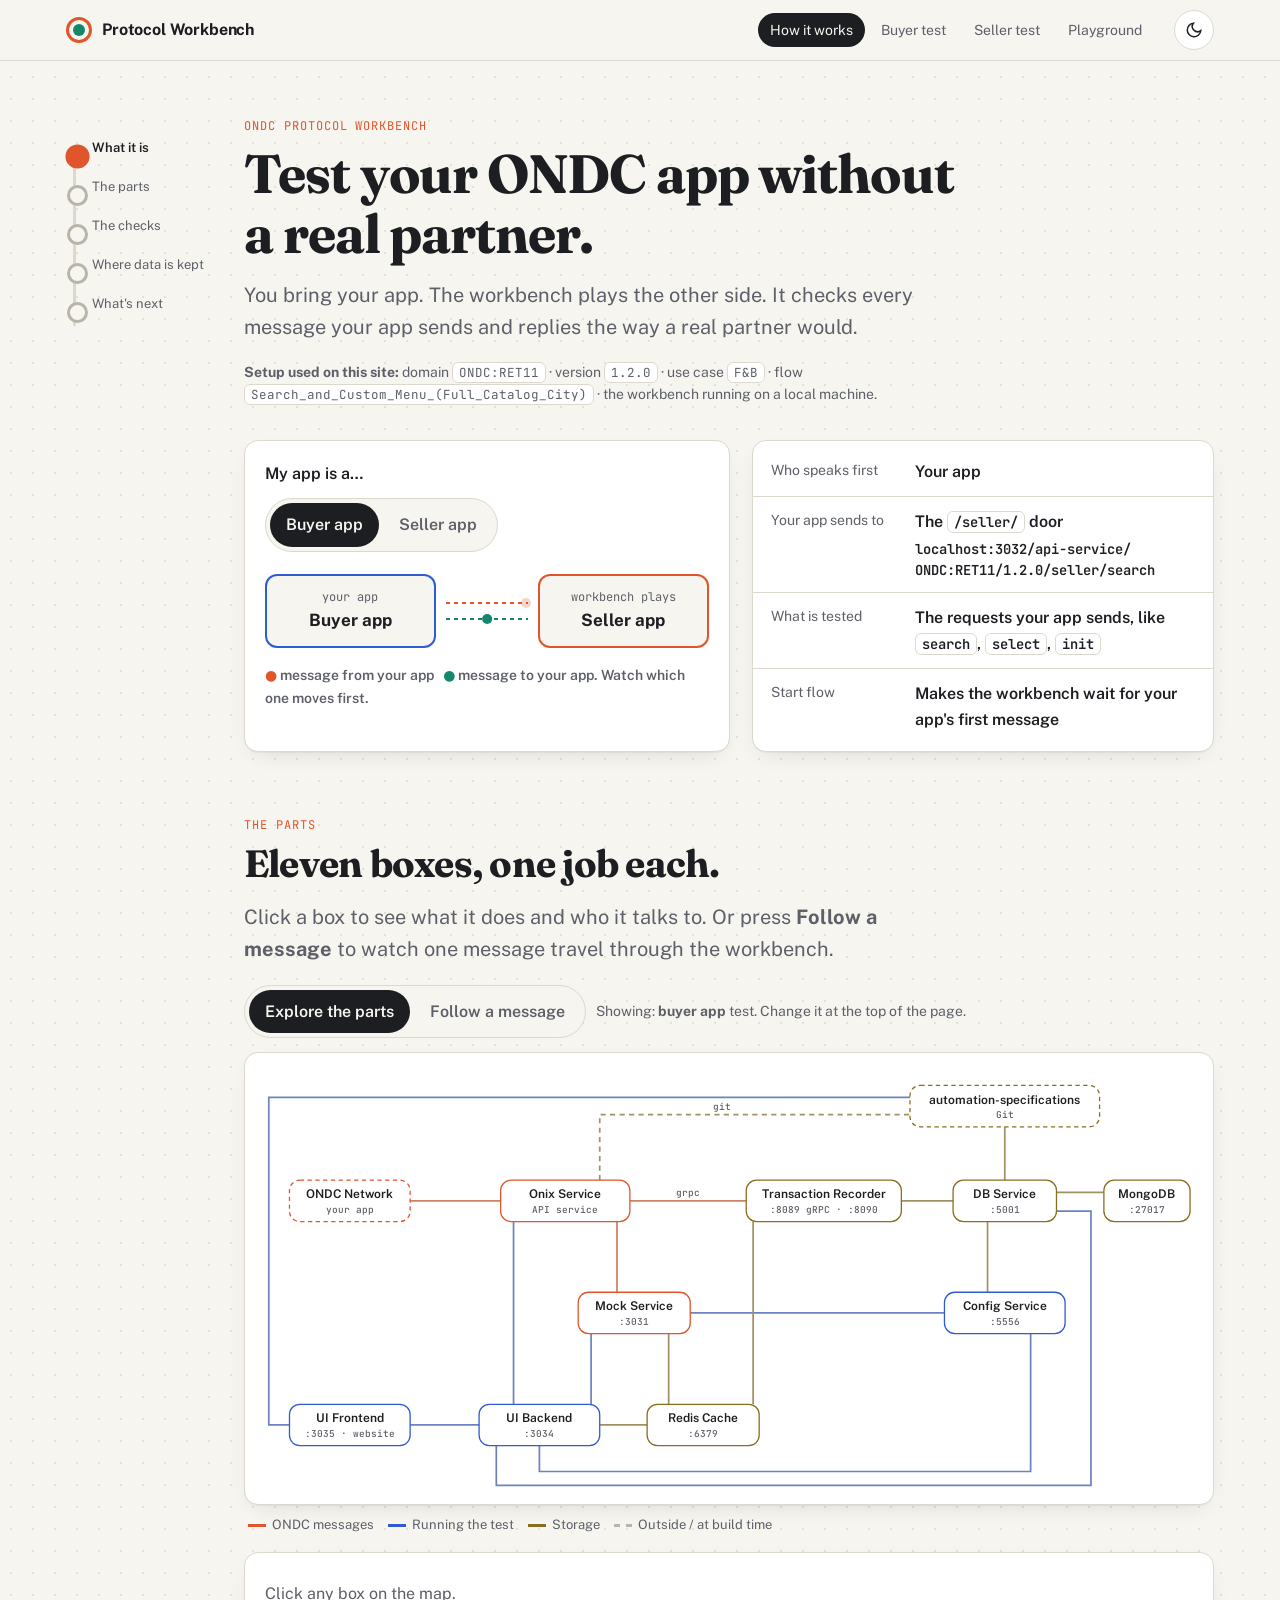
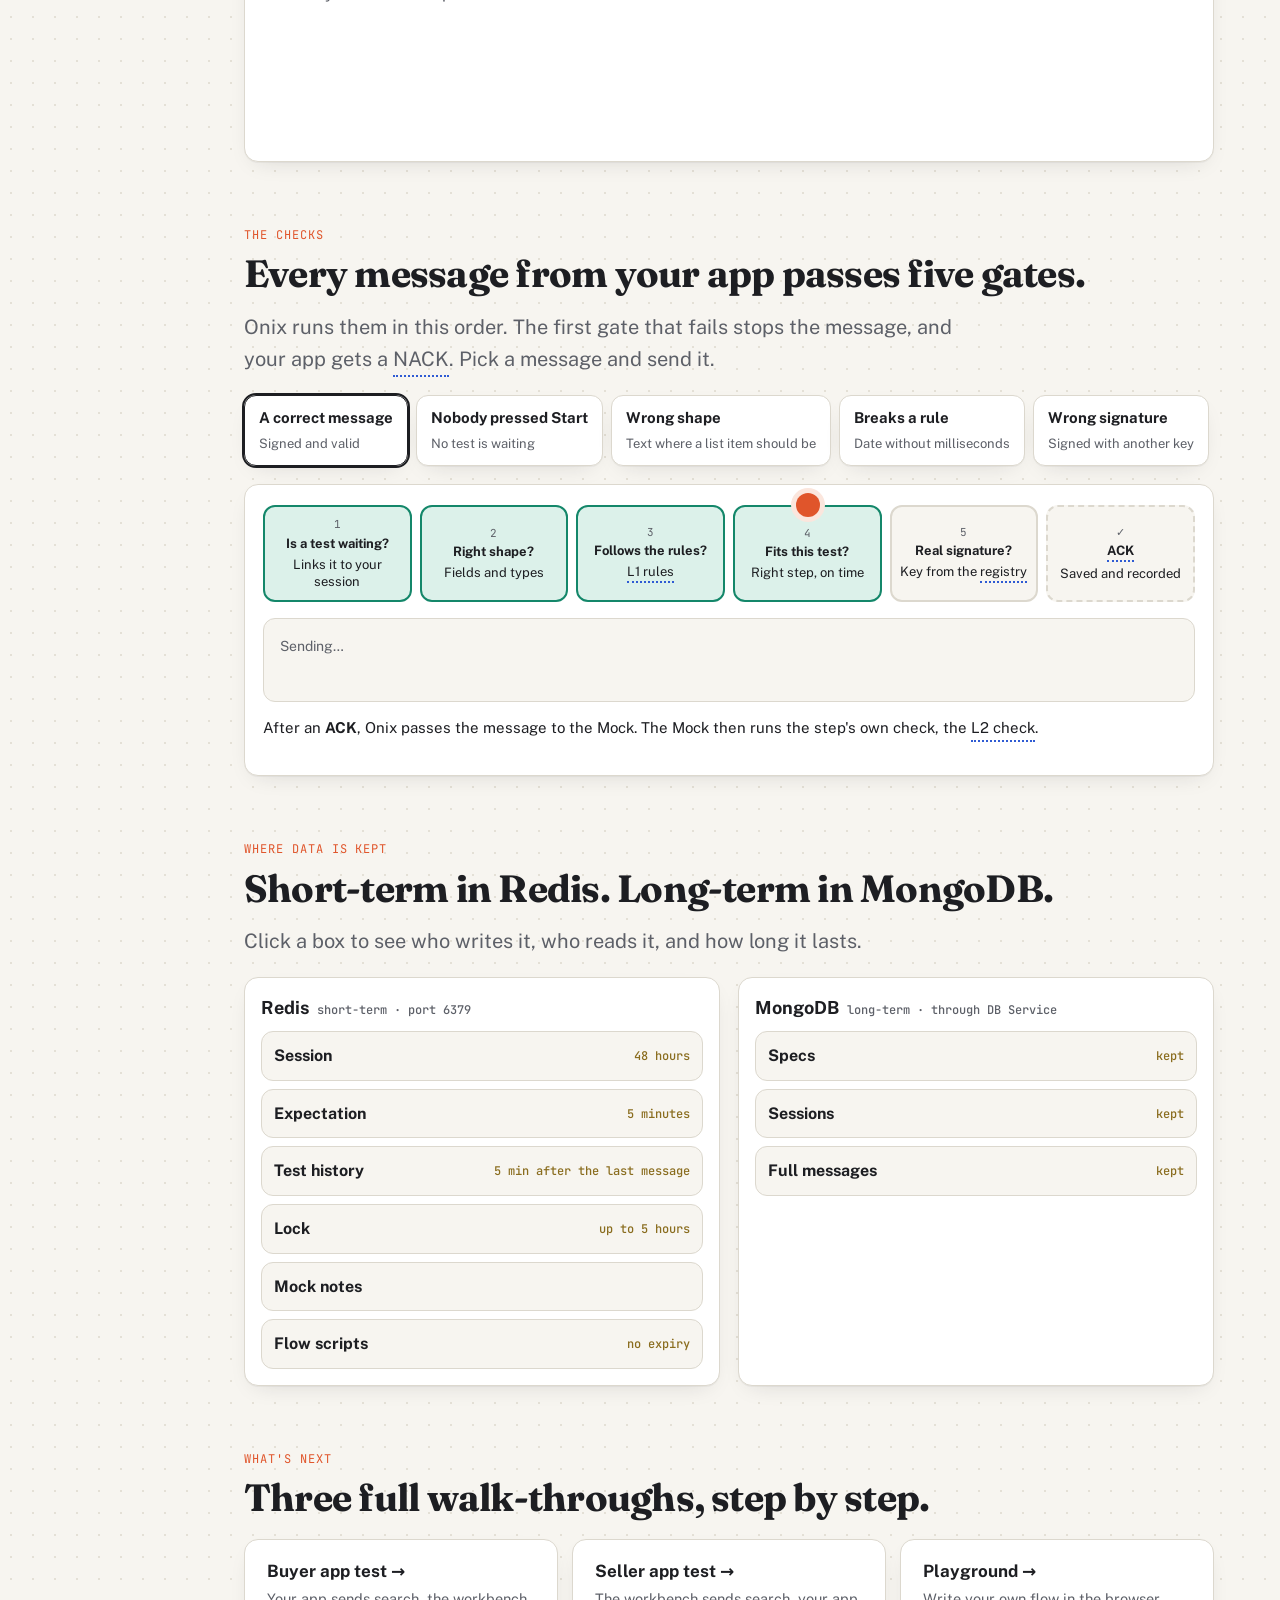
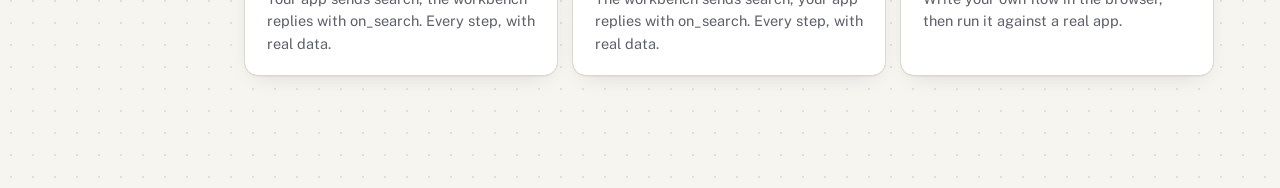
<file: index.html>
<!doctype html>
<html lang="en" data-theme="light">
<head>
<meta charset="utf-8">
<meta name="viewport" content="width=device-width, initial-scale=1">
<title>Workbench: How It Works</title>
<meta name="description" content="How the ONDC Protocol Workbench is built: the parts, how one message moves, the checks, and where data is kept.">
<link rel="preconnect" href="https://fonts.googleapis.com">
<link rel="preconnect" href="https://fonts.gstatic.com" crossorigin>
<link href="https://fonts.googleapis.com/css2?family=Fraunces:opsz,wght@9..144,500;9..144,700&family=Public+Sans:wght@400;500;600;700&family=JetBrains+Mono:wght@400;500&display=swap" rel="stylesheet">
<link rel="stylesheet" href="assets/guide.css">
</head>
<body>

<header class="top">
  <div class="top-in">
    <div class="brand"><i class="brand-mark" aria-hidden="true"></i><span>Protocol Workbench</span></div>
    <nav class="pages" aria-label="Guide pages">
      <a href="index.html" aria-current="page">How it works</a>
      <a href="buyer.html">Buyer test</a>
      <a href="seller.html">Seller test</a>
      <a href="playground.html">Playground</a>
    </nav>
    <button class="theme-btn" id="themeBtn" type="button" aria-label="Switch to dark mode"></button>
  </div>
</header>

<div class="wrap">
  <aside class="rail" aria-label="On this page">
    <ol id="rail">
      <span class="fill" id="railFill"></span>
      <li><a href="#start">What it is</a></li>
      <li><a href="#map">The parts</a></li>
      <li><a href="#checks">The checks</a></li>
      <li><a href="#memory">Where data is kept</a></li>
      <li><a href="#next">What's next</a></li>
    </ol>
  </aside>

  <main>
    <!-- 1. What it is -->
    <section id="start" class="hero">
      <p class="kicker">ONDC Protocol Workbench</p>
      <h1>Test your ONDC app without a real partner.</h1>
      <p class="lead">You bring your app. The workbench plays the other side. It checks every message your app sends and replies the way a real partner would.</p>
      <p class="setup"><b>Setup used on this site:</b> domain <code>ONDC:RET11</code> · version <code>1.2.0</code> · use case <code>F&amp;B</code> · flow <code>Search_and_Custom_Menu_(Full_Catalog_City)</code> · the workbench running on a local machine.</p>

      <div class="role rv">
        <div class="card ask">
          <p>My app is a…</p>
          <div class="seg" role="group" aria-label="Your app's role">
            <button type="button" data-role="bap" aria-pressed="true">Buyer app</button>
            <button type="button" data-role="bpp" aria-pressed="false">Seller app</button>
          </div>
          <div class="duo" aria-live="polite">
            <div class="actor you"><small>your app</small><strong id="youRole">Buyer app</strong></div>
            <div class="wire" aria-hidden="true">
              <svg viewBox="0 0 86 46">
                <line x1="2" y1="15" x2="84" y2="15" stroke="var(--req)" stroke-width="2" stroke-dasharray="4 4"/>
                <line x1="2" y1="31" x2="84" y2="31" stroke="var(--res)" stroke-width="2" stroke-dasharray="4 4"/>
                <circle id="wA" r="5" cy="15" cx="4" fill="var(--req)"/>
                <circle id="wB" r="5" cy="31" cx="82" fill="var(--res)"/>
              </svg>
            </div>
            <div class="actor wb"><small>workbench plays</small><strong id="wbRole">Seller app</strong></div>
          </div>
          <p class="note" style="margin:16px 0 0"><span style="color:var(--req)">●</span> message from your app &nbsp; <span style="color:var(--res)">●</span> message to your app. Watch which one moves first.</p>
        </div>
        <ul class="card facts" id="facts" aria-live="polite"></ul>
      </div>
    </section>

    <!-- 2. The parts -->
    <section id="map">
      <p class="kicker">The parts</p>
      <h2>Eleven boxes, one job each.</h2>
      <p class="lead">Click a box to see what it does and who it talks to. Or press <b>Follow a message</b> to watch one message travel through the workbench.</p>

      <div class="mode">
        <div class="seg" role="group" aria-label="Map mode">
          <button type="button" data-mode="explore" aria-pressed="true">Explore the parts</button>
          <button type="button" data-mode="play" aria-pressed="false">Follow a message</button>
        </div>
        <span class="note">Showing: <b id="modeRole">buyer app</b> test. Change it at the top of the page.</span>
      </div>

      <div class="mapgrid rv">
        <div id="playPanel" class="card player playbar" hidden>
          <span class="stepnum" id="sNum"></span>
          <div class="steptext" id="sText" aria-live="polite"></div>
          <div class="ctrls">
            <button class="btn" id="sBack" type="button">← Back</button>
            <button class="btn main" id="sNext" type="button">Next →</button>
            <button class="btn" id="sAuto" type="button">▶ Play all</button>
          </div>
          <div class="ticks" id="sTicks"></div>
        </div>
        <div>
          <div class="card mapbox">
            <svg id="mapSvg" viewBox="0 0 1100 500" role="img" aria-label="Map of the workbench parts and how they connect"></svg>
          </div>
          <p class="swipe">Swipe sideways to see the whole map.</p>
          <div class="legend">
            <span><i style="border-color:var(--req)"></i>ONDC messages</span>
            <span><i style="border-color:var(--ctl)"></i>Running the test</span>
            <span><i style="border-color:var(--store)"></i>Storage</span>
            <span><i style="border-color:var(--line-strong);border-top-style:dashed"></i>Outside / at build time</span>
          </div>
        </div>
        <div class="card panel" id="panel">
          <p class="empty" id="panelEmpty">Click any box on the map.</p>
          <div id="panelBody" hidden>
            <div>
              <span class="tag" id="pTag"></span>
              <h3 id="pName"></h3>
              <p id="pJob"></p>
            </div>
            <div class="side">
              <ul id="pMore"></ul>
              <p style="margin-bottom:0"><b>Talks to</b></p>
              <div class="chips" id="pTalks"></div>
            </div>
          </div>
        </div>
      </div>
    </section>

    <!-- 3. The checks -->
    <section id="checks">
      <p class="kicker">The checks</p>
      <h2>Every message from your app passes five gates.</h2>
      <p class="lead">Onix runs them in this order. The first gate that fails stops the message, and your app gets a <button class="term" data-t="nack">NACK</button>. Pick a message and send it.</p>

      <div class="pick" id="pick" role="group" aria-label="Choose a message to send">
        <button type="button" data-case="good" aria-pressed="true"><b>A correct message</b><small>Signed and valid</small></button>
        <button type="button" data-case="notest"><b>Nobody pressed Start</b><small>No test is waiting</small></button>
        <button type="button" data-case="shape"><b>Wrong shape</b><small>Text where a list item should be</small></button>
        <button type="button" data-case="rule"><b>Breaks a rule</b><small>Date without milliseconds</small></button>
        <button type="button" data-case="sign"><b>Wrong signature</b><small>Signed with another key</small></button>
      </div>

      <div class="card track rv">
        <div class="gates" id="gates">
          <span class="runner" id="runner" aria-hidden="true"></span>
          <div class="gate"><span class="n">1</span><b>Is a test waiting?</b><span>Links it to your session</span></div>
          <div class="gate"><span class="n">2</span><b>Right shape?</b><span>Fields and types</span></div>
          <div class="gate"><span class="n">3</span><b>Follows the rules?</b><span><button class="term" data-t="l1">L1 rules</button></span></div>
          <div class="gate"><span class="n">4</span><b>Fits this test?</b><span>Right step, on time</span></div>
          <div class="gate"><span class="n">5</span><b>Real signature?</b><span>Key from the <button class="term" data-t="registry">registry</button></span></div>
          <div class="gate ack"><span class="n">✓</span><b><button class="term" data-t="ack">ACK</button></b><span>Saved and recorded</span></div>
        </div>
        <div class="answer" id="answer" aria-live="polite"></div>
        <p class="after">After an <b>ACK</b>, Onix passes the message to the Mock. The Mock then runs the step's own check, the <button class="term" data-t="l2">L2 check</button>.</p>
      </div>
    </section>

    <!-- 4. Memory -->
    <section id="memory">
      <p class="kicker">Where data is kept</p>
      <h2>Short-term in Redis. Long-term in MongoDB.</h2>
      <p class="lead">Click a box to see who writes it, who reads it, and how long it lasts.</p>
      <div class="shelves rv" id="shelves">
        <div class="card shelf">
          <h3>Redis <span>short-term · port 6379</span></h3>
          <div id="redisList"></div>
        </div>
        <div class="card shelf">
          <h3>MongoDB <span>long-term · through DB Service</span></h3>
          <div id="mongoList"></div>
        </div>
      </div>
    </section>

    <!-- 5. Next -->
    <section id="next">
      <p class="kicker">What's next</p>
      <h2>Three full walk-throughs, step by step.</h2>
      <div class="next">
        <a class="card go" href="buyer.html"><b>Buyer app test →</b><small>Your app sends search, the workbench replies with on_search. Every step, with real data.</small></a>
        <a class="card go" href="seller.html"><b>Seller app test →</b><small>The workbench sends search, your app replies with on_search. Every step, with real data.</small></a>
        <a class="card go" href="playground.html"><b>Playground →</b><small>Write your own flow in the browser, then run it against a real app.</small></a>
      </div>
    </section>
  </main>
</div>

<script src="assets/common.js"></script>
<script>
(() => {
"use strict";
const { $, $$, store, reduced, N, mountMap } = WB;

/* ---------- role ---------- */
let role = store.get("wb-role") === "bpp" ? "bpp" : "bap";
const ROLE = {
  bap: {
    you: "Buyer app", wb: "Seller app",
    facts: [
      ["Who speaks first", "Your app"],
      ["Your app sends to", "The <code>/seller/</code> door<small class=\"mono\">localhost:3032/<wbr>api-service/<wbr>ONDC:RET11/<wbr>1.2.0/<wbr>seller/<wbr>search</small>"],
      ["What is tested", "The requests your app sends, like <code>search</code>, <code>select</code>, <code>init</code>"],
      ["Start flow", "Makes the workbench wait for your app's first message"]
    ]
  },
  bpp: {
    you: "Seller app", wb: "Buyer app",
    facts: [
      ["Who speaks first", "The workbench"],
      ["Your app sends to", "The <code>/buyer/</code> door<small class=\"mono\">localhost:3032/<wbr>api-service/<wbr>ONDC:RET11/<wbr>1.2.0/<wbr>buyer/<wbr>on_search</small>"],
      ["What is tested", "The replies your app sends, like <code>on_search</code>, <code>on_select</code>"],
      ["Start flow", "Makes the workbench send the first message to your app (after you fill any form it needs)"]
    ]
  }
};
function renderRole() {
  const R = ROLE[role];
  $("#youRole").innerHTML = '<span class="flip">' + R.you + "</span>";
  $("#wbRole").innerHTML = '<span class="flip">' + R.wb + "</span>";
  $("#facts").innerHTML = R.facts.map(f => '<li><span class="k">' + f[0] + '</span><span class="v flip">' + f[1] + "</span></li>").join("");
  $("#modeRole").textContent = role === "bap" ? "buyer app" : "seller app";
  $$('.seg [data-role]').forEach(b => b.setAttribute("aria-pressed", String(b.dataset.role === role)));
  wireStart();
  if (mode === "play") go(0);
}
$$('.seg [data-role]').forEach(b => b.addEventListener("click", () => { role = b.dataset.role; store.set("wb-role", role); renderRole(); }));

let wireRAF = 0;
function wireStart() {
  cancelAnimationFrame(wireRAF);
  const a = $("#wA"), b = $("#wB");
  if (reduced) { a.setAttribute("cx", 44); b.setAttribute("cx", 44); return; }
  const t0 = performance.now(), youFirst = role === "bap";
  (function tick(t) {
    const p = ((t - t0) / 2400) % 1, p1 = Math.min(1, p * 2), p2 = Math.max(0, p * 2 - 1);
    const first = youFirst ? p1 : p2, second = youFirst ? p2 : p1;
    a.setAttribute("cx", 4 + 78 * first); b.setAttribute("cx", 82 - 78 * second);
    a.style.opacity = first > 0 && first < 1 ? 1 : .25; b.style.opacity = second > 0 && second < 1 ? 1 : .25;
    wireRAF = requestAnimationFrame(tick);
  })(t0);
}

/* ---------- map: explore ---------- */
const map = mountMap($("#mapSvg"));
Object.entries(map.nodeEl).forEach(([id, g]) => {
  g.setAttribute("tabindex", "0"); g.setAttribute("role", "button"); g.setAttribute("aria-label", N[id].name);
});
let mode = "explore", selected = null;
function selectNode(id) {
  if (mode !== "explore") return;
  selected = id; map.clear();
  const n = N[id], linked = new Set([id]);
  Object.values(map.edgeEl).forEach(e => {
    if (e.dataset.a === id || e.dataset.b === id) { e.classList.add("hot", "flow"); linked.add(e.dataset.a); linked.add(e.dataset.b); }
    else e.classList.add("dim");
  });
  Object.keys(map.nodeEl).forEach(k => { if (!linked.has(k)) map.nodeEl[k].classList.add("dim"); });
  map.nodeEl[id].classList.add("sel");
  $("#panelEmpty").hidden = true; $("#panelBody").hidden = false;
  $("#pTag").textContent = n.port; $("#pName").textContent = n.name; $("#pJob").textContent = n.job;
  $("#pMore").innerHTML = n.more.map(m => "<li>" + m + "</li>").join(""); $("#pMore").hidden = !n.more.length;
  $("#pTalks").innerHTML = n.talks.map(t => '<button class="chip" type="button" data-go="' + t + '">' + N[t].name + "</button>").join("");
}
map.gN.addEventListener("click", e => { const g = e.target.closest(".node"); if (g) selectNode(g.dataset.id); });
map.gN.addEventListener("keydown", e => { const g = e.target.closest(".node"); if (g && (e.key === "Enter" || e.key === " ")) { e.preventDefault(); selectNode(g.dataset.id); } });
$("#pTalks").addEventListener("click", e => { const c = e.target.closest("[data-go]"); if (c) selectNode(c.dataset.go); });
map.gN.addEventListener("mouseover", e => {
  if (mode !== "explore" || selected) return;
  const g = e.target.closest(".node"); if (!g) return;
  Object.values(map.edgeEl).forEach(x => x.classList.toggle("hot", x.dataset.a === g.dataset.id || x.dataset.b === g.dataset.id));
});
map.gN.addEventListener("mouseleave", () => { if (mode === "explore" && !selected) Object.values(map.edgeEl).forEach(x => x.classList.remove("hot")); });

/* ---------- map: follow a message ---------- */
const STEPS = {
  bap: [
    { t: "Your app sends a signed <code>search</code> to the gateway.", m: [["net-onix"]] },
    { t: "The gateway reads the first part of the URL and passes the message to the Onix container for that domain and version.", m: [["@onix"]] },
    { t: "Onix finds the test this message belongs to, then checks it: shape, rules, fit, signature. It gets your app's public key from the registry.", m: [["@onix"]] },
    { t: "Onix answers your app straight away: <b>ACK</b> (accepted) or <b>NACK</b> (rejected).", m: [["net-onix", 1, 1]] },
    { t: "Onix tells the Recorder. The Recorder adds the message to the test's history in Redis.", m: [["onix-rec"], ["rec-redis"]] },
    { t: "Onix passes the message to the Mock. Your app does not wait for this.", m: [["onix-mock"]] },
    { t: "The Mock reads the history, sees that the next step is its own (<code>on_search</code>), and runs that step's script to build the reply.", m: [["mock-redis"]] },
    { t: "The Mock sends the reply through the gateway to Onix. Onix signs it and delivers it to your app. Your app answers ACK.", m: [["onix-mock", 1], ["net-onix", 1]] },
    { t: "The Recorder adds the reply to the history. The website asks for the status and shows both steps as done.", m: [["onix-rec"], ["rec-redis"], ["uib-mock"]] }
  ],
  bpp: [
    { t: "You press <b>Start flow</b>. The UI Backend asks the Mock to begin.", m: [["fe-uib"], ["uib-mock"]] },
    { t: "The Mock reads the history (empty). The first step, <code>search</code>, belongs to the buyer, and the workbench is the buyer. So the Mock builds it with the step's script.", m: [["mock-redis"]] },
    { t: "The Mock sends the <code>search</code> through the gateway to Onix.", m: [["onix-mock", 1]] },
    { t: "Onix links it to your test, checks its shape, signs it with the workbench key and delivers it to your app. Your app answers ACK.", m: [["net-onix", 1]] },
    { t: "The Recorder adds the <code>search</code> to the test's history.", m: [["onix-rec"], ["rec-redis"]] },
    { t: "Your app sends its signed reply, <code>on_search</code>, to the gateway.", m: [["net-onix"]] },
    { t: "Onix checks your reply: shape, rules, fit, signature. This is the real test of your app.", m: [["@onix"]] },
    { t: "Onix answers your app straight away: <b>ACK</b> or <b>NACK</b>. The Recorder adds the reply to the history.", m: [["net-onix", 1, 1], ["onix-rec"], ["rec-redis"]] },
    { t: "Onix passes the reply to the Mock, which runs the step's own check (L2). The website shows both steps as done.", m: [["onix-mock"], ["uib-mock"]] }
  ]
};
let step = 0, playing = false, autoTimer = 0;
function renderStep() {
  const list = STEPS[role], s = list[step];
  $("#sNum").textContent = "STEP " + (step + 1) + " OF " + list.length;
  $("#sText").innerHTML = s.t;
  $("#sBack").disabled = step === 0;
  $("#sNext").textContent = step === list.length - 1 ? "Start again ↺" : "Next →";
  $("#sTicks").innerHTML = list.map((_, i) => '<button type="button" class="' + (i === step ? "on" : i < step ? "seen" : "") + '" data-i="' + i + '" aria-label="Step ' + (i + 1) + '">' + (i + 1) + "</button>").join("");
  map.showMoves(s.m);
}
function go(i) { const n = STEPS[role].length; step = (i + n) % n; renderStep(); }
function stopAuto() { playing = false; clearInterval(autoTimer); $("#sAuto").textContent = "▶ Play all"; }
$("#sNext").addEventListener("click", () => { stopAuto(); go(step + 1); });
$("#sBack").addEventListener("click", () => { stopAuto(); go(step - 1); });
$("#sTicks").addEventListener("click", e => { const b = e.target.closest("[data-i]"); if (b) { stopAuto(); go(+b.dataset.i); } });
$("#sAuto").addEventListener("click", () => {
  if (playing) return stopAuto();
  playing = true; $("#sAuto").textContent = "❚❚ Pause"; go(0);
  autoTimer = setInterval(() => { if (step === STEPS[role].length - 1) return stopAuto(); go(step + 1); }, 4200);
});
addEventListener("keydown", e => {
  if (mode !== "play") return;
  const r = $("#map").getBoundingClientRect(); if (r.bottom < 0 || r.top > innerHeight) return;
  if (e.key === "ArrowRight") { stopAuto(); go(step + 1); }
  if (e.key === "ArrowLeft") { stopAuto(); go(step - 1); }
});
function setMode(m) {
  mode = m; stopAuto(); map.stop(); selected = null; map.clear();
  $$('.seg [data-mode]').forEach(b => b.setAttribute("aria-pressed", String(b.dataset.mode === m)));
  $("#panel").hidden = m !== "explore"; $("#playPanel").hidden = m !== "play";
  $("#panelEmpty").hidden = false; $("#panelBody").hidden = true;
  if (m === "play") go(0);
}
$$('.seg [data-mode]').forEach(b => b.addEventListener("click", () => setMode(b.dataset.mode)));

/* ---------- gates (real replies from the setup above) ---------- */
const CASES = {
  good:   { stop: 0, title: "ACK. Your app gets this reply in about 150 ms.", code: '{ "message": { "ack": { "status": "ACK" } } }', src: "The real reply to a correct search, shortened. The full reply also repeats the message's context." },
  notest: { stop: 1, title: "NACK at gate 1: no test was waiting for this message (HTTP 412).", code: "No active expectation found for transaction ID: 4b391683-c83b-44ab-ac65-4d385ddcd0f1 and Subscriber URL: http://host.docker.internal:4100 for as a seller_np", src: "The search was sent before anyone pressed Start flow. This gate matters only when your app sends the first message." },
  shape:  { stop: 2, title: "NACK at gate 2: a field has the wrong type.", code: "at '/message/catalog/bpp~1providers/0/categories/2': got string, want object", src: "An on_search where one list item was text instead of an object." },
  rule:   { stop: 3, title: "NACK at gate 3: rule TAGS_BAP_TERMS_EFFECTIVE_DATE failed.", code: "All elements of $.message.intent.tags[?(@.code=='bap_terms')].list[?(@.code=='effective_date')].value must follow every regex in [\"^\\d{4}-\\d{2}-\\d{2}T\\d{2}:\\d{2}:\\d{2}\\.\\d{3}Z$\"]", src: "The search had effective_date \"2025-02-01T00:00:00Z\", with no milliseconds." },
  sign:   { stop: 5, title: "NACK at gate 5: the signature does not match the key in the registry (HTTP 401).", code: "Signature Validation Error: failed to validate Authorization: sign validation failed: signature verification failed", src: "The search was signed with a key the registry does not have." }
};
const gates = $$(".gate", $("#gates")), runner = $("#runner");
let gateToken = 0, gateAt = 0;
function placeRunner(i) { gateAt = i; const g = gates[i]; runner.style.left = (g.offsetLeft + g.offsetWidth / 2 - 12) + "px"; }
function runCase(key) {
  const c = CASES[key], token = ++gateToken;
  $$("#pick button").forEach(b => b.setAttribute("aria-pressed", String(b.dataset.case === key)));
  gates.forEach(g => g.classList.remove("pass", "fail"));
  runner.className = "runner"; placeRunner(0);
  $("#answer").innerHTML = '<span class="note">Sending…</span>';
  const failAt = c.stop === 0 ? -1 : c.stop - 1;
  let i = 0;
  const next = () => {
    if (token !== gateToken) return;
    placeRunner(i);
    if (i === failAt) { gates[i].classList.add("fail"); runner.classList.add("bad"); return done(); }
    gates[i].classList.add("pass");
    if (i === gates.length - 1) { runner.classList.add("ok"); return done(); }
    i++; setTimeout(next, reduced ? 0 : 420);
  };
  const done = () => {
    $("#answer").innerHTML = '<div class="ttl">' + c.title + "</div><pre>" + WB.esc(c.code) + '</pre><div class="src">' + c.src + "</div>";
  };
  setTimeout(next, reduced ? 0 : 150);
}
$("#pick").addEventListener("click", e => { const b = e.target.closest("[data-case]"); if (b) runCase(b.dataset.case); });
addEventListener("resize", () => placeRunner(gateAt));

/* ---------- storage ---------- */
const REDIS = [
  { n: "Session", life: "48 hours", who: "Written by the UI Backend when you create a test. Read by every part: your app's URL, its role, the domain, and the step lists." },
  { n: "Expectation", life: "5 minutes", who: "Written by the Mock when you press Start flow and your app goes first. Onix uses it once to link your app's first message to your test, then deletes it." },
  { n: "Test history", life: "5 min after the last message", who: "Onix creates it. The Recorder adds every message to it. The Mock reads it to find the next step. If nothing happens for 5 minutes, it is deleted and the flow must be started again." },
  { n: "Lock", life: "up to 5 hours", who: "The Mock sets it to WORKING before it sends a message. The Recorder sets it back to AVAILABLE once the message is sent. It stops the same step from being sent twice." },
  { n: "Mock notes", life: "", who: "Values the Mock copies from earlier messages because later steps need them, for example the city from the search." },
  { n: "Flow scripts", life: "no expiry", who: "A copy of each flow's scripts, taken from Config Service the first time the Mock needs them. It is kept until someone clears it." }
];
const MONGO = [
  { n: "Specs", life: "kept", who: "Pushed to DB Service when a domain is built from the spec repo. Config Service reads them." },
  { n: "Sessions", life: "kept", who: "A copy of each test session, sent by the UI Backend." },
  { n: "Full messages", life: "kept", who: "Every message in full, saved by the Recorder through DB Service." }
];
const boxes = list => list.map(b => '<button type="button" class="box" aria-expanded="false"><span class="row"><b>' + b.n + "</b>" +
  (b.life ? '<span class="life">' + b.life + "</span>" : "") + '</span><span class="more">' + b.who + "</span></button>").join("");
$("#redisList").innerHTML = boxes(REDIS);
$("#mongoList").innerHTML = boxes(MONGO);
$("#shelves").addEventListener("click", e => {
  const b = e.target.closest(".box"); if (b) b.setAttribute("aria-expanded", String(b.getAttribute("aria-expanded") !== "true"));
});

renderRole();
requestAnimationFrame(() => runCase("good"));
})();
</script>
</body>
</html>
</file>
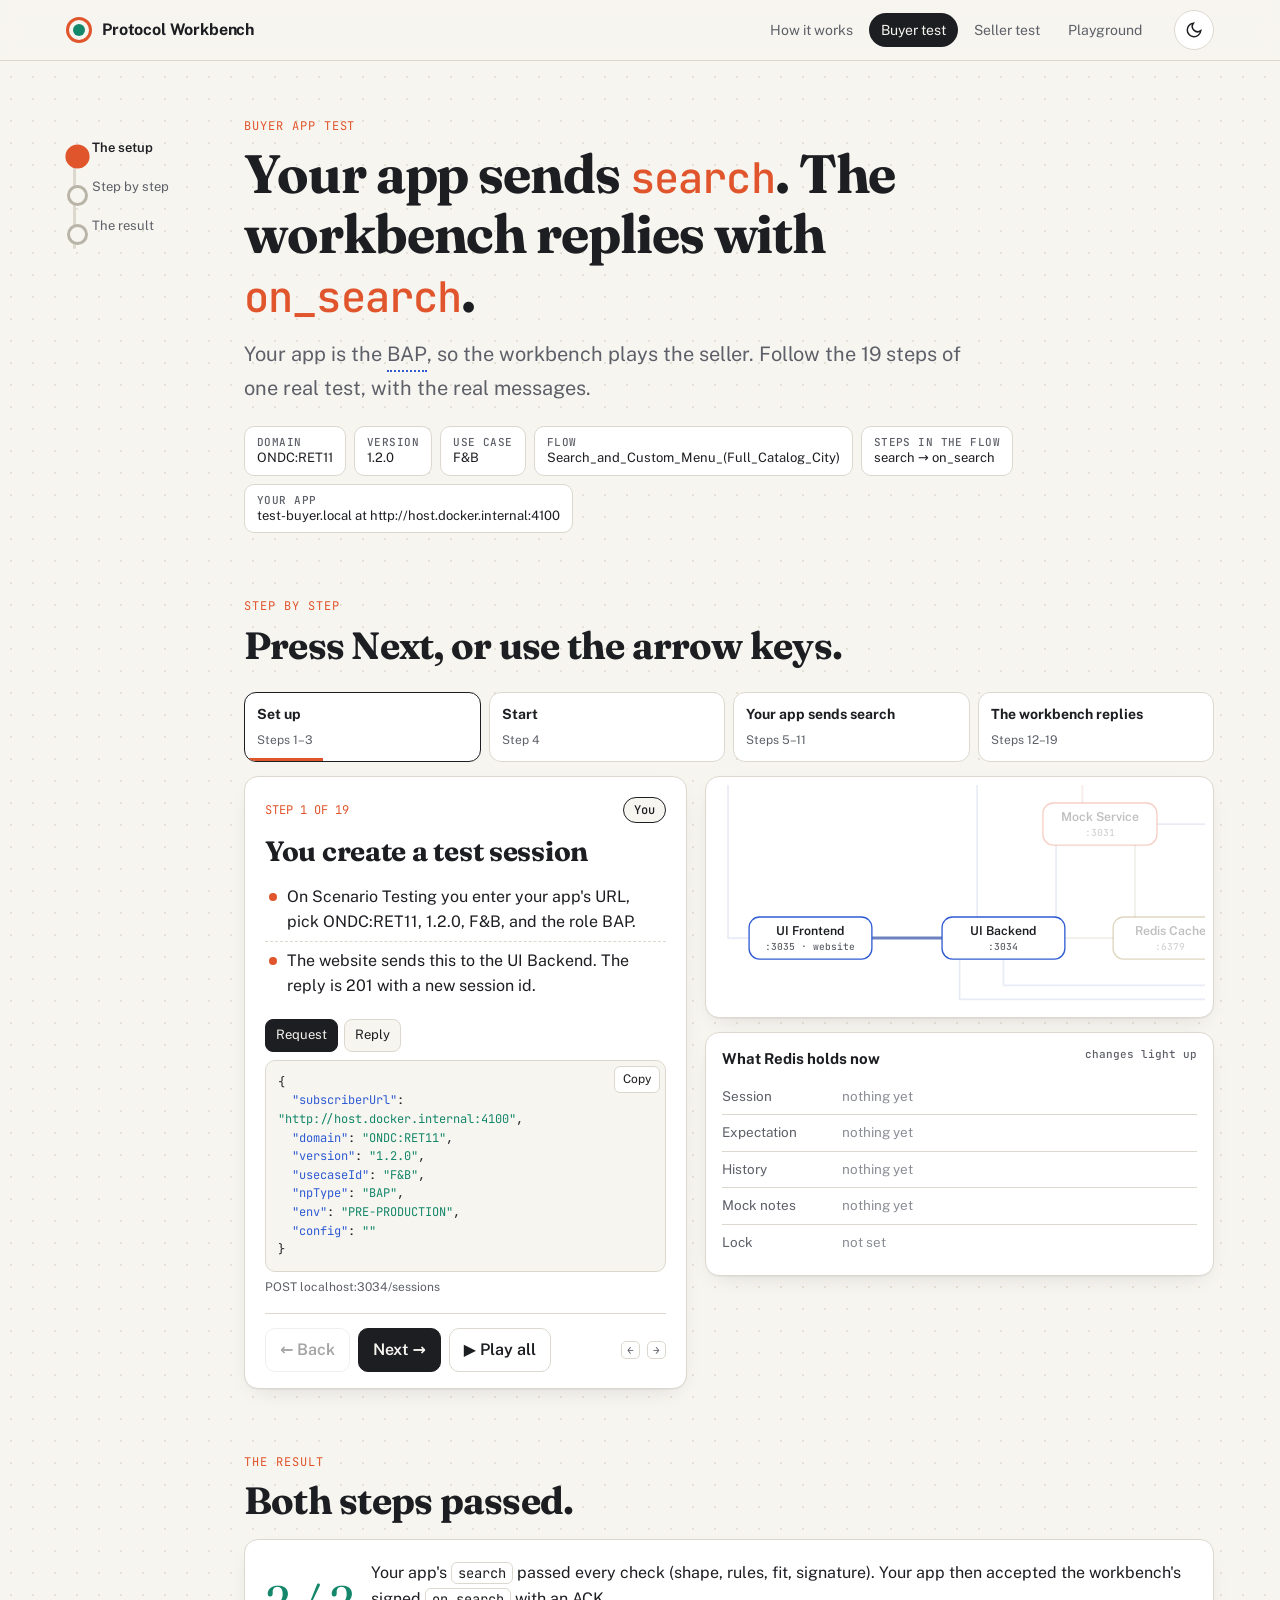
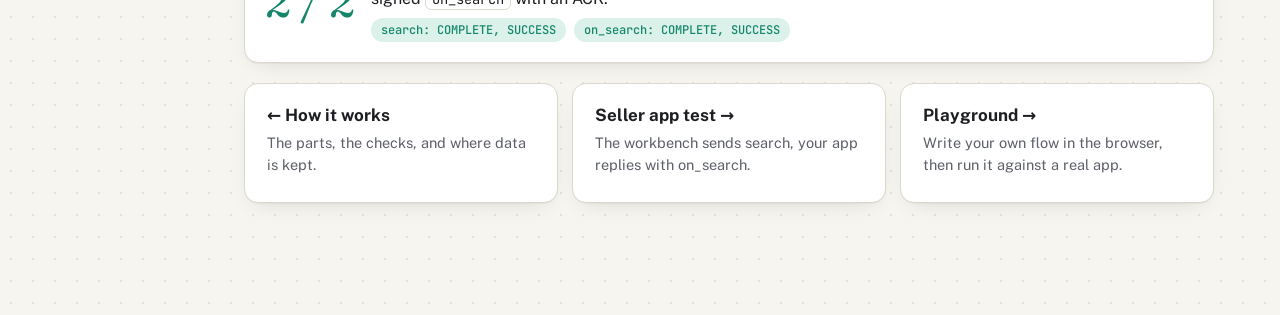
<file: buyer.html>
<!doctype html>
<html lang="en" data-theme="light">
<head>
<meta charset="utf-8">
<meta name="viewport" content="width=device-width, initial-scale=1">
<title>Workbench: Buyer App Test</title>
<meta name="description" content="A buyer app test on the ONDC Protocol Workbench, step by step, with the real messages.">
<link rel="preconnect" href="https://fonts.googleapis.com">
<link rel="preconnect" href="https://fonts.gstatic.com" crossorigin>
<link href="https://fonts.googleapis.com/css2?family=Fraunces:opsz,wght@9..144,500;9..144,700&family=Public+Sans:wght@400;500;600;700&family=JetBrains+Mono:wght@400;500&display=swap" rel="stylesheet">
<link rel="stylesheet" href="assets/guide.css">
</head>
<body>

<header class="top">
  <div class="top-in">
    <div class="brand"><i class="brand-mark" aria-hidden="true"></i><span>Protocol Workbench</span></div>
    <nav class="pages" aria-label="Guide pages">
      <a href="index.html">How it works</a>
      <a href="buyer.html" aria-current="page">Buyer test</a>
      <a href="seller.html">Seller test</a>
      <a href="playground.html">Playground</a>
    </nav>
    <button class="theme-btn" id="themeBtn" type="button" aria-label="Switch to dark mode"></button>
  </div>
</header>

<div class="wrap">
  <aside class="rail" aria-label="On this page">
    <ol id="rail">
      <span class="fill" id="railFill"></span>
      <li><a href="#top">The setup</a></li>
      <li><a href="#walk">Step by step</a></li>
      <li><a href="#result">The result</a></li>
    </ol>
  </aside>

  <main>
    <section id="top" class="hero">
      <p class="kicker">Buyer app test</p>
      <h1>Your app sends <span class="hl">search</span>. The workbench replies with <span class="hl">on_search</span>.</h1>
      <p class="lead">Your app is the <button class="term" data-t="bap">BAP</button>, so the workbench plays the seller. Follow the 19 steps of one real test, with the real messages.</p>
      <div class="setgrid rv">
        <span><b>Domain</b>ONDC:RET11</span>
        <span><b>Version</b>1.2.0</span>
        <span><b>Use case</b>F&amp;B</span>
        <span><b>Flow</b>Search_and_Custom_Menu_(Full_Catalog_City)</span>
        <span><b>Steps in the flow</b>search → on_search</span>
        <span><b>Your app</b>test-buyer.local at http://host.docker.internal:4100</span>
      </div>
    </section>

    <section id="walk">
      <p class="kicker">Step by step</p>
      <h2>Press Next, or use the arrow keys.</h2>
      <div class="phases" id="phases"></div>

      <div class="walk">
        <article class="card scard" id="scard" aria-live="polite">
          <div class="shead"><span class="stepnum" id="sNum"></span><span class="who" id="sWho"></span></div>
          <div id="sBody"></div>
          <div class="data" id="sData"></div>
          <div class="ctrlbar">
            <button class="btn" id="sBack" type="button">← Back</button>
            <button class="btn main" id="sNext" type="button">Next →</button>
            <button class="btn" id="sAuto" type="button">▶ Play all</button>
            <span class="count"><span class="kbd">←</span> <span class="kbd">→</span></span>
          </div>
        </article>

        <div class="side-col">
          <div class="card mini">
            <svg id="mapSvg" viewBox="0 0 1100 500" role="img" aria-label="Workbench map with the parts used in this step"></svg>
          </div>
          <div class="card mem">
            <h4>What Redis holds now <span>changes light up</span></h4>
            <div id="mem"></div>
          </div>
        </div>
      </div>
    </section>

    <section id="result">
      <p class="kicker">The result</p>
      <h2>Both steps passed.</h2>
      <div class="card done-card rv">
        <div class="big">2 / 2</div>
        <div>
          <p style="margin:0">Your app's <code>search</code> passed every check (shape, rules, fit, signature). Your app then accepted the workbench's signed <code>on_search</code> with an ACK.</p>
          <div class="statusrow" id="statusRow"></div>
        </div>
      </div>
      <div class="next">
        <a class="card go" href="index.html"><b>← How it works</b><small>The parts, the checks, and where data is kept.</small></a>
        <a class="card go" href="seller.html"><b>Seller app test →</b><small>The workbench sends search, your app replies with on_search.</small></a>
        <a class="card go" href="playground.html"><b>Playground →</b><small>Write your own flow in the browser, then run it against a real app.</small></a>
      </div>
    </section>
  </main>
</div>

<script src="assets/common.js"></script>
<script src="assets/buyer-data.js"></script>
<script>
(() => {
"use strict";
const B = window.BUYER;
const T = (k, w) => '<button class="term" data-t="' + k + '">' + w + "</button>";

const PHASES = [
  { name: "Set up", from: 0, to: 2 },
  { name: "Start", from: 3, to: 3 },
  { name: "Your app sends search", from: 4, to: 10 },
  { name: "The workbench replies", from: 11, to: 18 }
];

// m = map moves [edge, reverse?, answer colour?]; mem = what changes in Redis; d = data tabs
const STEPS = [
  { who: "you", title: "You create a test session",
    lines: ["On Scenario Testing you enter your app's URL, pick ONDC:RET11, 1.2.0, F&amp;B, and the role BAP.",
            "The website sends this to the UI Backend. The reply is 201 with a new session id."],
    m: [["fe-uib"]],
    d: [["Request", B.sessionReq, "POST localhost:3034/sessions"], ["Reply", B.sessionResp, "HTTP 201"]] },
  { who: "wb", title: "The UI Backend gets the step lists",
    lines: ["Config Service reads the RET11 1.2.0 spec from DB Service.",
            "10 flows come back. This test uses one of them. It has 2 steps: <code>search</code> (owner BAP) and <code>on_search</code> (owner BPP)."],
    m: [["uib-cfg"], ["cfg-db"]],
    d: [["The flow used", B.flow, "Each step has an owner. The owner sends that step."]] },
  { who: "wb", title: "The UI Backend saves the session",
    lines: ["The session is saved in Redis for 48 hours, with a copy in DB Service.",
            "Every part can now read your role, your app's URL and the step lists."],
    m: [["uib-redis"], ["uib-db"]], mem: { session: "BAP · http://host.docker.internal:4100 · 10 flows" },
    d: [["Session", B.session, "Trimmed: the real session holds the step lists of all 10 flows."]] },
  { who: "you", title: "You press Start flow. The Mock waits for your app",
    lines: ["The UI Backend asks the Mock to start the flow.",
            "The Mock reads the " + T("history", "history") + ": empty. The first step, <code>search</code>, belongs to the BAP. That is your app, so the Mock sends nothing.",
            "It writes an " + T("expectation", "expectation") + ": the next <code>search</code> from your app's URL belongs to this test. It is valid for 5 minutes."],
    m: [["fe-uib"], ["uib-mock"], ["mock-redis"]],
    mem: { exp: "waiting for search · expires in 5 min" },
    d: [["Request", B.startReq, "The website also sends a transaction id. It is not used, because your app brings its own."], ["Reply", B.startResp], ["Expectation", B.expectation, "Saved in Redis under your app's URL."]] },
  { who: "app", title: "Your app sends a signed search",
    lines: ["It posts to <code>localhost:3032/api-service/ONDC:RET11/1.2.0/seller/search</code>. This is the seller door, because to your app the workbench is the seller.",
            "Your app made a new " + T("txn", "transaction id") + " (<code>6ca121c1…</code>) and " + T("msgid", "message id") + " (<code>37301506…</code>).",
            "The gateway passes it to the RET11 1.2.0 Onix container."],
    m: [["net-onix"]],
    d: [["Message", B.searchBody], ["Headers", B.searchHeaders, "The Authorization header holds your app's " + "signature."]] },
  { who: "wb", title: "Onix links the message to your test",
    lines: ["The transaction id is new, so Onix looks for an expectation for your app's URL.",
            "It finds one, takes its session and flow, and deletes it.",
            "It adds the transaction to your session and creates an empty history."],
    m: [["@onix"]],
    mem: { exp: "used, then deleted", session: "BAP · http://host.docker.internal:4100 · 10 flows · + transaction 6ca121c1…", hist: "created, empty" },
    d: [["Expectation found", B.expectation, "Onix uses it once, then deletes it."]] },
  { who: "wb", title: "Onix checks the message",
    lines: ["Shape: the right fields and types. Passed.",
            "Rules: the " + T("l1", "L1 rules") + " for RET11 1.2.0. Passed.",
            "Fit: the right step for this test. Passed.",
            "Signature: Onix gets your app's public key from the " + T("registry", "registry") + " and checks the " + T("signature", "signature") + ". Passed."],
    m: [["@onix"]],
    d: [["Registry lookup", B.lookupReq, "POST /v2.0/lookup. A local stand-in registry answered in this run."], ["Registry reply", B.lookupResp]] },
  { who: "wb", title: "Your app gets an ACK",
    lines: ["About 150 ms after sending.",
            T("ack", "ACK") + " only means: received and valid. The real answer comes later, as a separate message to your app."],
    m: [["net-onix", 1, 1]],
    d: [["ACK", B.searchAck, "The reply to your app's search."]] },
  { who: "wb", title: "The Recorder writes it down",
    lines: ["Onix sends the message to the Recorder.",
            "The Recorder adds <code>search</code> to the history. The full message is saved in DB Service."],
    m: [["onix-rec"], ["rec-redis"], ["rec-db"]],
    mem: { hist: "1 message: search (ACK)" },
    d: [["History", B.histSearch, "Trimmed: only ids and the ACK. Full messages live in DB Service."]] },
  { who: "wb", title: "Onix hands the search to the Mock",
    lines: ["In the background, Onix posts the search to the Mock: <code>/mock/ONDC:RET11/1.2.0/manual/search</code>.",
            "Your app already has its ACK and does not wait for this."],
    m: [["onix-mock"]] },
  { who: "wb", title: "The Mock checks the search and takes notes",
    lines: ["It replays the history: <code>search</code> is done.",
            "It runs the search step's <code>validate()</code> script, the " + T("l2", "L2 check") + ": valid.",
            "It copies values that later steps need into its " + T("notes", "notes") + ", like city <code>std:080</code>."],
    m: [["mock-redis"]],
    mem: { notes: "city std:080 · bapId · bapUri · message id" },
    d: [["Mock notes", B.notesSearch]] },
  { who: "wb", title: "The Mock needs one value from you",
    lines: ["The next step, <code>on_search</code>, belongs to the seller: the workbench.",
            "Its script needs <code>area_code</code>, which a person must type. So nothing is sent yet.",
            "The flow status becomes INPUT-REQUIRED."],
    m: [["onix-mock", 1, 1]],
    d: [["Mock's answer", B.needsInput, "This answer goes back to Onix, which only logs it."]] },
  { who: "wb", title: "The website shows a form",
    lines: ["The website asks for the status every few seconds (UI Backend → Mock).",
            "The Mock replays the history and reports <code>on_search</code> as INPUT-REQUIRED.",
            "A form with one field opens: <code>area_code</code>."],
    m: [["fe-uib"], ["uib-mock"]],
    d: [["Status", B.statusInput]] },
  { who: "you", title: "You submit area_code = 144203",
    lines: ["The UI Backend passes it to the Mock (<code>/flows/proceed</code>).",
            "The Mock sets the " + T("lock", "lock") + " to WORKING, so this step cannot be sent twice.",
            "It queues a job to build the message and answers at once."],
    m: [["fe-uib"], ["uib-mock"], ["mock-redis"]],
    mem: { lock: "W" },
    d: [["Request", B.proceedReq, "POST localhost:3034/flow/proceed"], ["Reply", B.proceedResp]] },
  { who: "wb", title: "The Mock builds on_search",
    lines: ["The on_search script starts from a sample catalog.",
            "It fills in values from your search and your input: city <code>std:080</code>, the same message id, and area code <code>144203</code>.",
            "The Mock saves its own id and URL into its notes."],
    m: [["mock-redis"]],
    mem: { notes: "city std:080 · bapId · bapUri · message id · + bppId api-service:80 · bppUri" },
    d: [["on_search", B.onSearch, "Trimmed: 1 store and 2 of its 29 items."], ["Mock notes", B.notesOnSearch]] },
  { who: "wb", title: "The Mock sends it through Onix",
    lines: ["The Mock posts it to the gateway's <code>/mock/</code> door, with your app's URL, the flow id and the session id.",
            "Onix checks its shape and signs it with the workbench key."],
    m: [["onix-mock", 1]],
    d: [["Workbench signature", B.onSearchAuth, "The Authorization header Onix added. keyId starts with api-service:80."]] },
  { who: "app", title: "Your app receives on_search and answers ACK",
    lines: ["Onix delivers it to <code>http://host.docker.internal:4100/on_search</code> and waits for your app's answer.",
            "Your app checks the workbench's signature: valid. " + B.onSearchItems + " items arrived.",
            "Your app answers ACK."],
    m: [["net-onix", 1], ["net-onix", 0, 1]],
    d: [["Your app's ACK", B.onSearchAck]] },
  { who: "wb", title: "The Recorder writes it down and frees the lock",
    lines: ["<code>on_search</code> is added to the history.",
            "The lock goes back to AVAILABLE, 75 ms after it was set.",
            "The full message is saved in DB Service."],
    m: [["onix-rec"], ["rec-redis"], ["rec-db"]],
    mem: { hist: "2 messages: search (ACK) · on_search (ACK)", lock: "A" },
    d: [["History", B.histOnSearch, "Trimmed: only ids and the ACKs."], ["Lock", { status: "AVAILABLE" }]] },
  { who: "wb", title: "The website shows 100%",
    lines: ["The next status check finds both steps in the history, in the right order.",
            "<code>search</code>: COMPLETE, SUCCESS. <code>on_search</code>: COMPLETE, SUCCESS."],
    m: [["fe-uib"], ["uib-mock"]],
    d: [["Status", B.statusDone]] }
];

window.WALK = { phases: PHASES, steps: STEPS, done: B.statusDone };
})();
</script>
<script src="assets/walk.js"></script>
</body>
</html>
</file>
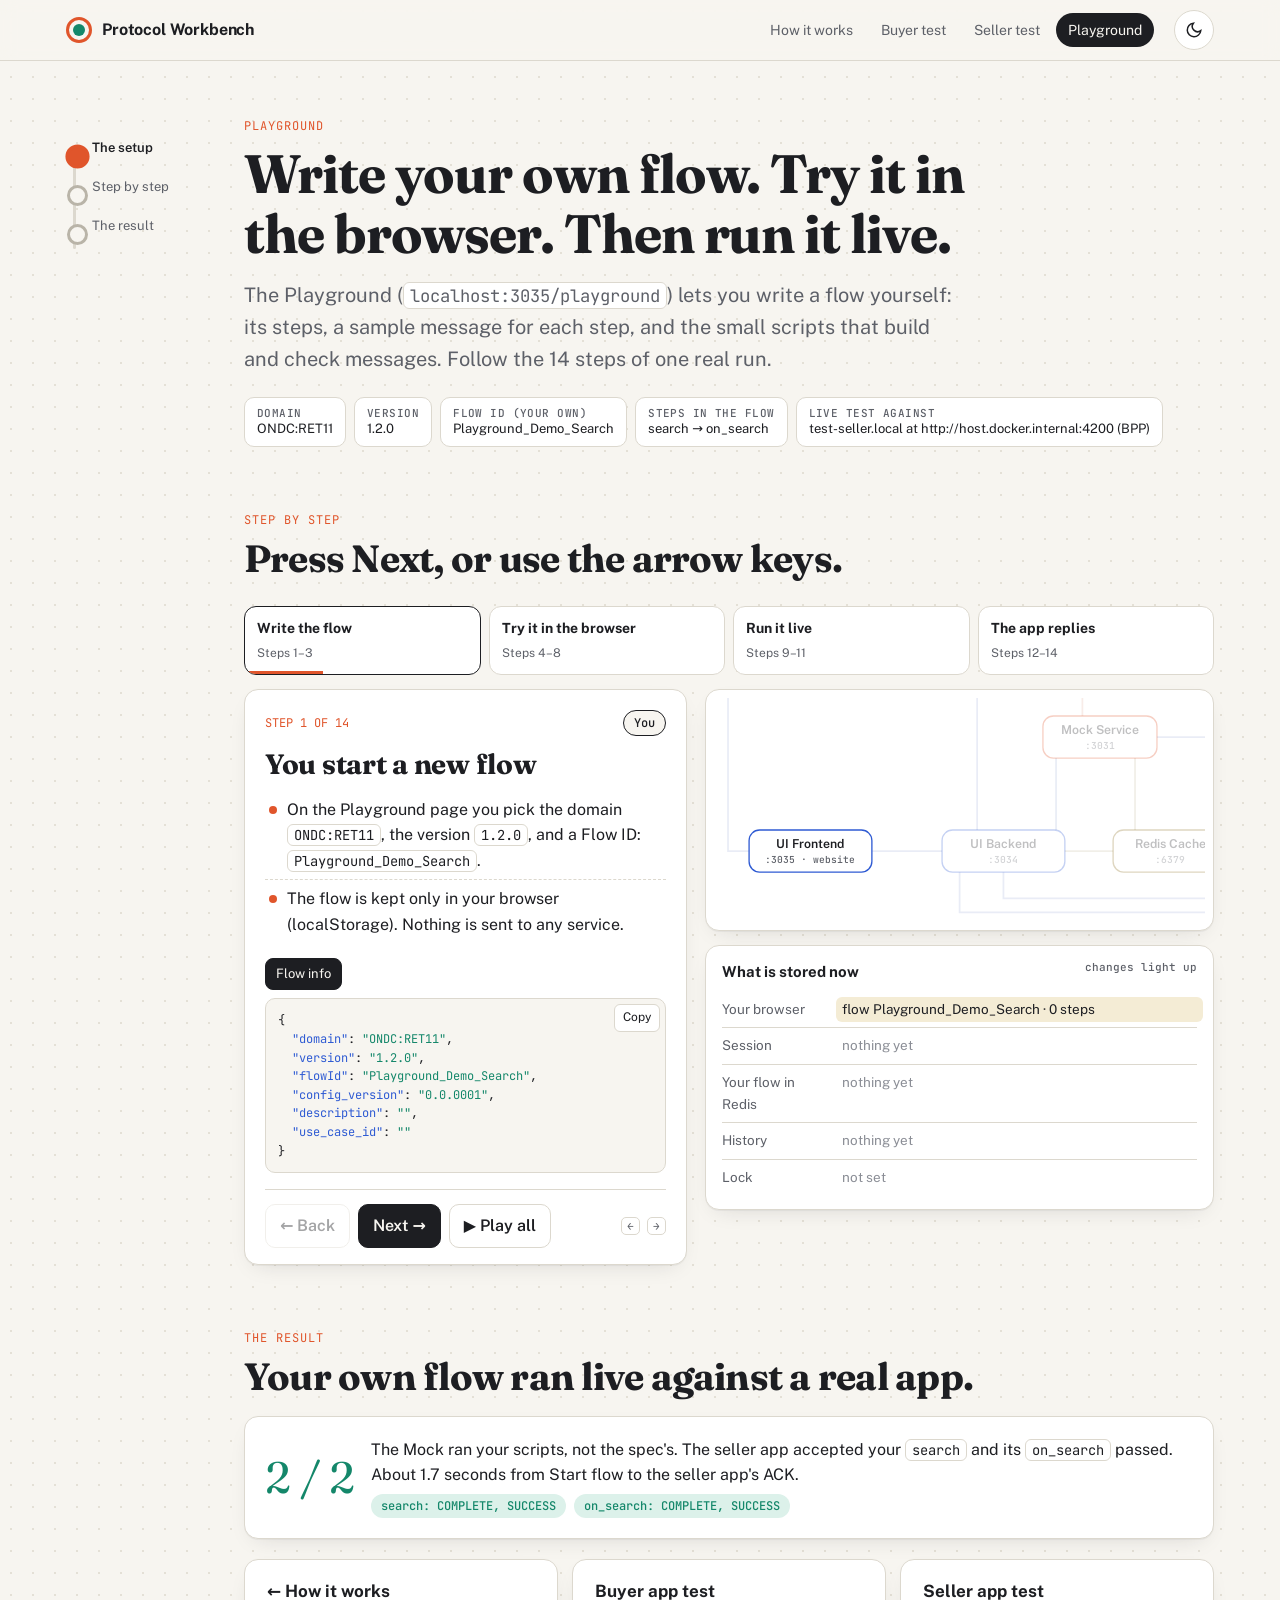
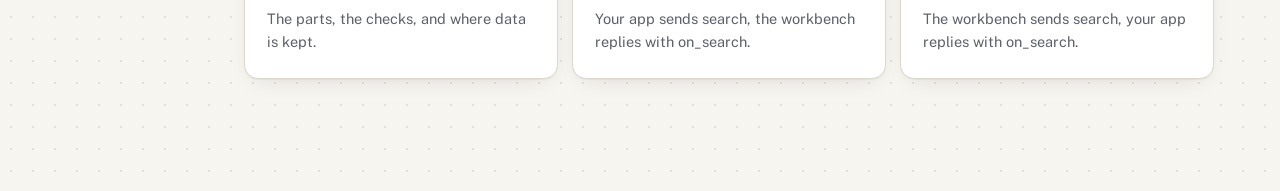
<file: playground.html>
<!doctype html>
<html lang="en" data-theme="light">
<head>
<meta charset="utf-8">
<meta name="viewport" content="width=device-width, initial-scale=1">
<title>Workbench: Playground</title>
<meta name="description" content="The Protocol Workbench Playground, step by step: write a flow in the browser, try it, then run it live against a real app.">
<link rel="preconnect" href="https://fonts.googleapis.com">
<link rel="preconnect" href="https://fonts.gstatic.com" crossorigin>
<link href="https://fonts.googleapis.com/css2?family=Fraunces:opsz,wght@9..144,500;9..144,700&family=Public+Sans:wght@400;500;600;700&family=JetBrains+Mono:wght@400;500&display=swap" rel="stylesheet">
<link rel="stylesheet" href="assets/guide.css">
</head>
<body>

<header class="top">
  <div class="top-in">
    <div class="brand"><i class="brand-mark" aria-hidden="true"></i><span>Protocol Workbench</span></div>
    <nav class="pages" aria-label="Guide pages">
      <a href="index.html">How it works</a>
      <a href="buyer.html">Buyer test</a>
      <a href="seller.html">Seller test</a>
      <a href="playground.html" aria-current="page">Playground</a>
    </nav>
    <button class="theme-btn" id="themeBtn" type="button" aria-label="Switch to dark mode"></button>
  </div>
</header>

<div class="wrap">
  <aside class="rail" aria-label="On this page">
    <ol id="rail">
      <span class="fill" id="railFill"></span>
      <li><a href="#top">The setup</a></li>
      <li><a href="#walk">Step by step</a></li>
      <li><a href="#result">The result</a></li>
    </ol>
  </aside>

  <main>
    <section id="top" class="hero">
      <p class="kicker">Playground</p>
      <h1>Write your own flow. Try it in the browser. Then run it live.</h1>
      <p class="lead">The Playground (<code>localhost:3035/playground</code>) lets you write a flow yourself: its steps, a sample message for each step, and the small scripts that build and check messages. Follow the 14 steps of one real run.</p>
      <div class="setgrid rv">
        <span><b>Domain</b>ONDC:RET11</span>
        <span><b>Version</b>1.2.0</span>
        <span><b>Flow ID (your own)</b>Playground_Demo_Search</span>
        <span><b>Steps in the flow</b>search → on_search</span>
        <span><b>Live test against</b>test-seller.local at http://host.docker.internal:4200 (BPP)</span>
      </div>
    </section>

    <!-- <section id="diff">
      <p class="kicker">What is different</p>
      <h2>Same workbench. Seven differences.</h2>
      <p class="lead">Click a row to see where it happens in the steps below.</p>
      <div class="card cmp rv">
        <div class="cmp-row cmp-head"><span></span><span>Scenario Testing</span><span>Playground</span></div>
        <button type="button" class="cmp-row" data-jump="1"><span>Where the flow comes from</span><span>The domain's spec, built and published</span><span>You write it in the browser</span></button>
        <button type="button" class="cmp-row" data-jump="4"><span>Trying it first</span><span>Not possible</span><span>Scripts run in your browser, no server</span></button>
        <button type="button" class="cmp-row" data-jump="10"><span>Where the Mock reads the flow</span><span>The spec's flow, cached in Redis</span><span><code>PLAYGROUND_&lt;session id&gt;</code> in Redis, 48 hours</span></button>
        <button type="button" class="cmp-row" data-jump="9"><span>Use case</span><span>For example <code>F&amp;B</code></span><span><code>PLAYGROUND-FLOW</code></span></button>
        <button type="button" class="cmp-row" data-jump="10"><span>Mock address</span><span><code>/mock/ONDC:RET11/1.2.0/…</code></span><span><code>/mock/playground/…</code></span></button>
        <button type="button" class="cmp-row" data-jump="12"><span>Signature check on your app's messages</span><span>On</span><span>Off</span></button>
        <button type="button" class="cmp-row" data-jump="6"><span>L1 rules check</span><span>Always on</span><span>In the browser: only when you click L1 Validation. Live: on</span></button>
      </div>
    </section> -->

    <section id="walk">
      <p class="kicker">Step by step</p>
      <h2>Press Next, or use the arrow keys.</h2>
      <div class="phases" id="phases"></div>

      <div class="walk">
        <article class="card scard" id="scard" aria-live="polite">
          <div class="shead"><span class="stepnum" id="sNum"></span><span class="who" id="sWho"></span></div>
          <div id="sBody"></div>
          <div class="data" id="sData"></div>
          <div class="ctrlbar">
            <button class="btn" id="sBack" type="button">← Back</button>
            <button class="btn main" id="sNext" type="button">Next →</button>
            <button class="btn" id="sAuto" type="button">▶ Play all</button>
            <span class="count"><span class="kbd">←</span> <span class="kbd">→</span></span>
          </div>
        </article>

        <div class="side-col">
          <div class="card mini">
            <svg id="mapSvg" viewBox="0 0 1100 500" role="img" aria-label="Workbench map with the parts used in this step"></svg>
          </div>
          <div class="card mem">
            <h4>What is stored now <span>changes light up</span></h4>
            <div id="mem"></div>
          </div>
        </div>
      </div>
    </section>

    <section id="result">
      <p class="kicker">The result</p>
      <h2>Your own flow ran live against a real app.</h2>
      <div class="card done-card rv">
        <div class="big">2 / 2</div>
        <div>
          <p style="margin:0">The Mock ran your scripts, not the spec's. The seller app accepted your <code>search</code> and its <code>on_search</code> passed. About 1.7 seconds from Start flow to the seller app's ACK.</p>
          <div class="statusrow" id="statusRow"></div>
        </div>
      </div>
      <div class="next">
        <a class="card go" href="index.html"><b>← How it works</b><small>The parts, the checks, and where data is kept.</small></a>
        <a class="card go" href="buyer.html"><b>Buyer app test</b><small>Your app sends search, the workbench replies with on_search.</small></a>
        <a class="card go" href="seller.html"><b>Seller app test</b><small>The workbench sends search, your app replies with on_search.</small></a>
      </div>
    </section>
  </main>
</div>

<script src="assets/common.js"></script>
<script src="assets/playground-data.js"></script>
<script>
(() => {
"use strict";
const P = window.PLAY;
const T = (k, w) => '<button class="term" data-t="' + k + '">' + w + "</button>";

const PHASES = [
  { name: "Write the flow", from: 0, to: 2 },
  { name: "Try it in the browser", from: 3, to: 7 },
  { name: "Run it live", from: 8, to: 10 },
  { name: "The app replies", from: 11, to: 13 }
];

const STEPS = [
  { who: "you", title: "You start a new flow",
    lines: ["On the Playground page you pick the domain <code>ONDC:RET11</code>, the version <code>1.2.0</code>, and a Flow ID: <code>Playground_Demo_Search</code>.",
            "The flow is kept only in your browser (localStorage). Nothing is sent to any service."],
    m: [["@fe"]],
    mem: { browser: "flow Playground_Demo_Search · 0 steps" },
    d: [["Flow info", P.meta]] },
  { who: "you", title: "You add two steps",
    lines: ["<code>search</code> (owner BAP) and <code>on_search</code> (owner BPP).",
            "On <code>on_search</code> you set \"Response For\" to <code>search</code>, so it reuses search's " + T("msgid", "message id") + ".",
            "Each step has five parts: <code>generator.js</code> (builds the message), <code>validator.js</code> (the " + T("l2", "L2 check") + "), <code>requirements.js</code> (is this step allowed yet?), <code>defaultPayload.json</code> (sample message) and <code>inputs.json</code> (a form for you; <code>{}</code> means no form)."],
    m: [["@fe"]],
    mem: { browser: "flow Playground_Demo_Search · 2 steps" },
    d: [["Steps", P.steps], ["Parts of a step", P.parts]] },
  { who: "you", title: "You give each step a real sample message",
    lines: ["<code>search</code> gets the spec's sample search. <code>on_search</code> gets a real catalog.",
            "<code>inputs.json</code> is <code>{}</code> for both, so no form opens when a step runs."],
    m: [["@fe"]],
    d: [["search sample", P.searchSample, "defaultPayload.json of the search step."]] },
  { who: "you", title: "Run next step: your browser builds search",
    lines: ["You click <b>Run next step</b>. Everything happens inside your browser. No request is sent.",
            "The browser takes the sample message and gives it a new <code>context</code> (the message header), with a new message id <code>c0df455b…</code>.",
            "Then it runs your <code>generator.js</code>. The finished search appears in the Output Payload tab."],
    m: [["@fe"]],
    mem: { browser: "flow · 2 steps · history: search" },
    d: [["New context", P.ctxSearch, "Network requests made by the page for this step: 0."]] },
  { who: "you", title: "Run next step: your browser builds on_search",
    lines: ["It uses the same message id as the search, <code>c0df455b…</code>, because <code>on_search</code> answers <code>search</code>."],
    m: [["@fe"]],
    mem: { browser: "flow · 2 steps · history: search, on_search" },
    d: [["New context", P.ctxOnSearch]] },
  { who: "you", title: "L1 Validation on search: NACK",
    lines: ["You click <b>L1 Validation</b>. The UI Backend sends the message through the gateway to Onix's <code>/test/</code> door.",
            "This door only checks the shape and the " + T("l1", "L1 rules") + ". No signature check, and nothing is saved.",
            "Rule <code>TAGS_BAP_TERMS_EFFECTIVE_DATE</code> failed: the sample date had no milliseconds."],
    m: [["fe-uib"], ["uib-onix"], ["uib-onix", 1, 1]],
    d: [["Onix's answer", P.l1Nack, "POST localhost:3034/flow/validate/search. Shortened: the real reply has the same rule text in markdown, plus a link to the rules guide."]] },
  { who: "you", title: "You fix generator.js. L1 passes",
    lines: ["Your generator now sets the date with milliseconds.",
            "You run the steps again: new message id <code>0343d283…</code>, date <code>" + P.fixedRun.search.effective_date + "</code>.",
            "L1 Validation now answers " + T("ack", "ACK") + "."],
    m: [["fe-uib"], ["uib-onix"], ["uib-onix", 1, 1]],
    d: [["generator.js", P.generateFixed], ["Onix's answer", P.l1AckSearch]] },
  { who: "you", title: "on_search: L1 passes, L2 passes",
    lines: ["L1 goes to Onix as before: ACK.",
            "L2 Validation runs your <code>validator.js</code> in the browser: Passed, \"Valid request\". No request is sent for L2."],
    m: [["fe-uib"], ["uib-onix"], ["uib-onix", 1, 1]],
    d: [["L1 answer", P.l1AckOnSearch], ["L2 result", P.l2]] },
  { who: "you", title: "You create a live session",
    lines: ["Edit menu → <b>Create live session</b>, with the app's URL <code>http://host.docker.internal:4200</code> and the role BPP.",
            "The UI Backend saves two things in Redis, each for 48 hours: the " + T("session", "session") + " (use case <code>PLAYGROUND-FLOW</code>, signature check off) and your flow (<code>PLAYGROUND_&lt;session id&gt;</code>).",
            "A new tab opens. From here it looks like Scenario Testing."],
    m: [["fe-uib"], ["uib-redis"]],
    mem: { session: "BPP · :4200 · PLAYGROUND-FLOW · signature check off", pg: "PLAYGROUND_kYl08Pu… · your 2 steps" },
    d: [["Reply", P.createResp, "POST localhost:3034/sessions/playground · HTTP 201"], ["Session", P.session, "headerValidaton: false means the signature check is off."]] },
  { who: "you", title: "Start flow: the Mock runs your scripts",
    lines: ["The UI Backend calls the Mock at <code>/mock/playground/flows/new</code>, not <code>/mock/ONDC:RET11/1.2.0/…</code>.",
            "The Mock sets the " + T("lock", "lock") + " to WORKING and reads your flow from Redis (<code>PLAYGROUND_…</code>), not the spec's flow.",
            "It runs your <code>generate()</code> for search. The date in the search is the current time, from your generator."],
    m: [["fe-uib"], ["uib-mock"], ["mock-redis"]],
    mem: { lock: "W" },
    d: [["Request", P.startReq, "POST localhost:3034/flow/new"], ["Reply", P.startResp]] },
  { who: "wb", title: "Onix signs and delivers the search. The app answers ACK",
    lines: ["Same as the seller test, steps 6 to 9: the Mock sends the search through the gateway to Onix.",
            "Onix links the new " + T("txn", "transaction") + " (<code>4ce8d04a…</code>) to the session, signs the message and delivers it to the app. The app checks the signature and answers ACK.",
            "The Recorder adds the search to the history and sets the lock back to AVAILABLE."],
    m: [["onix-mock", 1], ["net-onix", 1], ["onix-rec"], ["rec-redis"]],
    mem: { session: "BPP · :4200 · PLAYGROUND-FLOW · signature check off · + transaction 4ce8d04a…", hist: "1 message: search (ACK)", lock: "A" },
    d: [["search", P.search, "The search the app received."], ["Lock changes", P.lockSets]] },
  { who: "app", title: "The app sends on_search. The signature check is skipped",
    lines: ["The app posts its signed <code>on_search</code> to the <code>/buyer/</code> door.",
            "Onix runs the shape, rules and fit checks as usual.",
            "It skips the " + T("signature", "signature") + " check, because this session was created with it turned off. So there is no registry lookup.",
            "The app gets an ACK."],
    m: [["net-onix"], ["net-onix", 1, 1]],
    d: [["ACK", P.onSearchAck]] },
  { who: "wb", title: "Onix hands it to the Mock's Playground address",
    lines: ["The Recorder adds <code>on_search</code> to the history.",
            "Onix posts it to <code>/mock/playground/manual/on_search</code>.",
            "The Mock runs your <code>validate()</code> for on_search and finds no more steps."],
    m: [["onix-rec"], ["rec-redis"], ["onix-mock"]],
    mem: { hist: "2 messages: search (ACK) · on_search (ACK)" } },
  { who: "wb", title: "The website shows 100%",
    lines: ["Both steps are COMPLETE with SUCCESS.",
            "About 1.7 seconds from Start flow to the app's ACK of on_search."],
    m: [["fe-uib"], ["uib-mock"]],
    d: [["Status", P.statusDone]] }
];

window.WALK = {
  phases: PHASES, steps: STEPS, done: P.statusDone,
  memRows: [["browser", "Your browser"], ["session", "Session"], ["pg", "Your flow in Redis"], ["hist", "History"], ["lock", "Lock"]]
};

// comparison rows jump to the matching step
document.querySelectorAll(".cmp-row[data-jump]").forEach(b => b.addEventListener("click", () => {
  WB.walkGo(+b.dataset.jump);
}));
})();
</script>
<script src="assets/walk.js"></script>
</body>
</html>
</file>
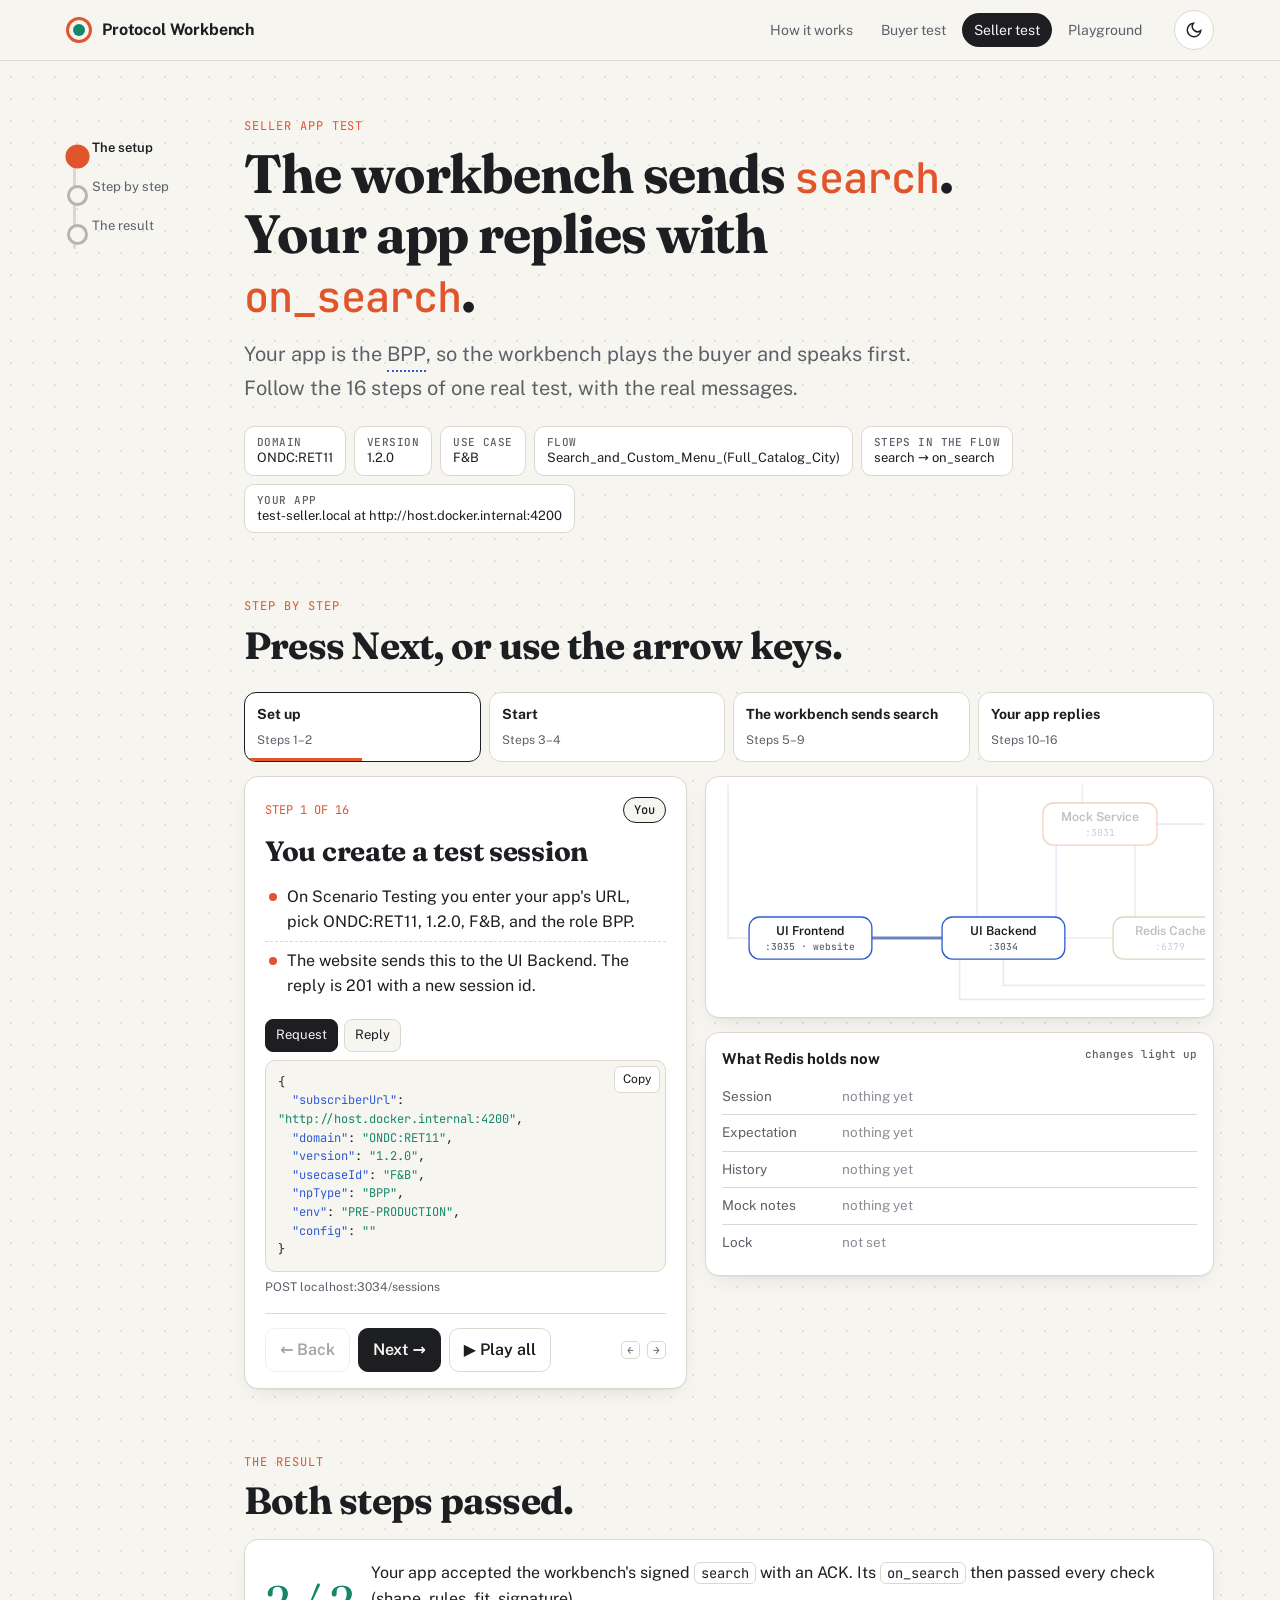
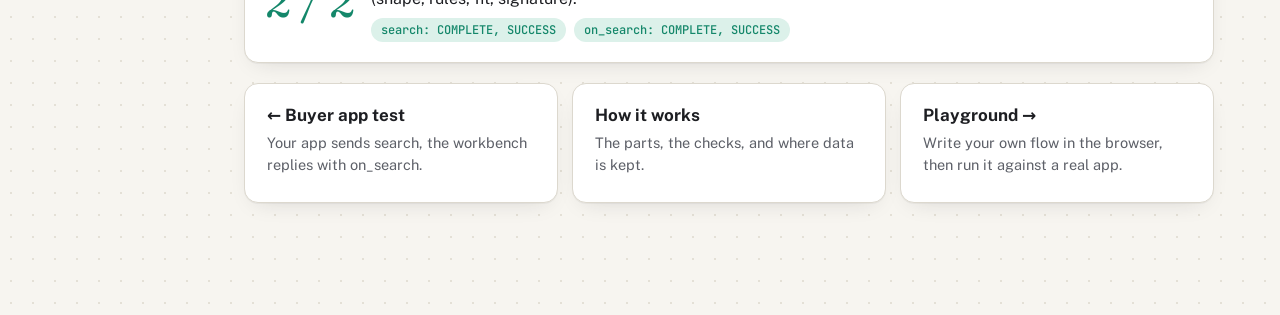
<file: seller.html>
<!doctype html>
<html lang="en" data-theme="light">
<head>
<meta charset="utf-8">
<meta name="viewport" content="width=device-width, initial-scale=1">
<title>Workbench: Seller App Test</title>
<meta name="description" content="A seller app test on the ONDC Protocol Workbench, step by step, with the real messages.">
<link rel="preconnect" href="https://fonts.googleapis.com">
<link rel="preconnect" href="https://fonts.gstatic.com" crossorigin>
<link href="https://fonts.googleapis.com/css2?family=Fraunces:opsz,wght@9..144,500;9..144,700&family=Public+Sans:wght@400;500;600;700&family=JetBrains+Mono:wght@400;500&display=swap" rel="stylesheet">
<link rel="stylesheet" href="assets/guide.css">
</head>
<body>

<header class="top">
  <div class="top-in">
    <div class="brand"><i class="brand-mark" aria-hidden="true"></i><span>Protocol Workbench</span></div>
    <nav class="pages" aria-label="Guide pages">
      <a href="index.html">How it works</a>
      <a href="buyer.html">Buyer test</a>
      <a href="seller.html" aria-current="page">Seller test</a>
      <a href="playground.html">Playground</a>
    </nav>
    <button class="theme-btn" id="themeBtn" type="button" aria-label="Switch to dark mode"></button>
  </div>
</header>

<div class="wrap">
  <aside class="rail" aria-label="On this page">
    <ol id="rail">
      <span class="fill" id="railFill"></span>
      <li><a href="#top">The setup</a></li>
      <li><a href="#walk">Step by step</a></li>
      <li><a href="#result">The result</a></li>
    </ol>
  </aside>

  <main>
    <section id="top" class="hero">
      <p class="kicker">Seller app test</p>
      <h1>The workbench sends <span class="hl">search</span>. Your app replies with <span class="hl">on_search</span>.</h1>
      <p class="lead">Your app is the <button class="term" data-t="bpp">BPP</button>, so the workbench plays the buyer and speaks first. Follow the 16 steps of one real test, with the real messages.</p>
      <div class="setgrid rv">
        <span><b>Domain</b>ONDC:RET11</span>
        <span><b>Version</b>1.2.0</span>
        <span><b>Use case</b>F&amp;B</span>
        <span><b>Flow</b>Search_and_Custom_Menu_(Full_Catalog_City)</span>
        <span><b>Steps in the flow</b>search → on_search</span>
        <span><b>Your app</b>test-seller.local at http://host.docker.internal:4200</span>
      </div>
    </section>

    <section id="walk">
      <p class="kicker">Step by step</p>
      <h2>Press Next, or use the arrow keys.</h2>
      <div class="phases" id="phases"></div>

      <div class="walk">
        <article class="card scard" id="scard" aria-live="polite">
          <div class="shead"><span class="stepnum" id="sNum"></span><span class="who" id="sWho"></span></div>
          <div id="sBody"></div>
          <div class="data" id="sData"></div>
          <div class="ctrlbar">
            <button class="btn" id="sBack" type="button">← Back</button>
            <button class="btn main" id="sNext" type="button">Next →</button>
            <button class="btn" id="sAuto" type="button">▶ Play all</button>
            <span class="count"><span class="kbd">←</span> <span class="kbd">→</span></span>
          </div>
        </article>

        <div class="side-col">
          <div class="card mini">
            <svg id="mapSvg" viewBox="0 0 1100 500" role="img" aria-label="Workbench map with the parts used in this step"></svg>
          </div>
          <div class="card mem">
            <h4>What Redis holds now <span>changes light up</span></h4>
            <div id="mem"></div>
          </div>
        </div>
      </div>
    </section>

    <section id="result">
      <p class="kicker">The result</p>
      <h2>Both steps passed.</h2>
      <div class="card done-card rv">
        <div class="big">2 / 2</div>
        <div>
          <p style="margin:0">Your app accepted the workbench's signed <code>search</code> with an ACK. Its <code>on_search</code> then passed every check (shape, rules, fit, signature).</p>
          <div class="statusrow" id="statusRow"></div>
        </div>
      </div>
      <div class="next">
        <a class="card go" href="buyer.html"><b>← Buyer app test</b><small>Your app sends search, the workbench replies with on_search.</small></a>
        <a class="card go" href="index.html"><b>How it works</b><small>The parts, the checks, and where data is kept.</small></a>
        <a class="card go" href="playground.html"><b>Playground →</b><small>Write your own flow in the browser, then run it against a real app.</small></a>
      </div>
    </section>
  </main>
</div>

<script src="assets/common.js"></script>
<script src="assets/seller-data.js"></script>
<script>
(() => {
"use strict";
const S = window.SELLER;
const T = (k, w) => '<button class="term" data-t="' + k + '">' + w + "</button>";

const PHASES = [
  { name: "Set up", from: 0, to: 1 },
  { name: "Start", from: 2, to: 3 },
  { name: "The workbench sends search", from: 4, to: 8 },
  { name: "Your app replies", from: 9, to: 15 }
];

const STEPS = [
  { who: "you", title: "You create a test session",
    lines: ["On Scenario Testing you enter your app's URL, pick ONDC:RET11, 1.2.0, F&amp;B, and the role BPP.",
            "The website sends this to the UI Backend. The reply is 201 with a new session id."],
    m: [["fe-uib"]],
    d: [["Request", S.sessionReq, "POST localhost:3034/sessions"], ["Reply", S.sessionResp, "HTTP 201"]] },
  { who: "wb", title: "The UI Backend gets the step lists and saves the session",
    lines: ["Config Service reads the RET11 1.2.0 spec from DB Service. 10 flows come back.",
            "The flow used here has 2 steps: <code>search</code> (owner BAP) and <code>on_search</code> (owner BPP).",
            "The session is saved in Redis for 48 hours, with a copy in DB Service."],
    m: [["uib-cfg"], ["cfg-db"], ["uib-redis"], ["uib-db"]],
    mem: { session: "BPP · http://host.docker.internal:4200 · 10 flows" },
    d: [["Session", S.session, "Trimmed: the real session holds the step lists of all 10 flows."]] },
  { who: "you", title: "You press Start flow. The Mock needs one value",
    lines: ["The UI Backend asks the Mock to start the flow.",
            "The Mock reads the " + T("history", "history") + ": empty. The first step, <code>search</code>, belongs to the BAP. The workbench is the BAP, so it is the Mock's turn.",
            "The search script needs <code>city_code</code>, which a person must type. So the Mock answers with a form.",
            "No " + T("expectation", "expectation") + " is written, because the workbench speaks first."],
    m: [["fe-uib"], ["uib-mock"], ["mock-redis"]],
    mem: { exp: "not used: the workbench speaks first" },
    d: [["Request", S.startReq, "The transaction id sent here (c0dc8073…) is never used. A new one comes in the next step."], ["Mock's answer", S.needsInputs]] },
  { who: "you", title: "You submit city_code = std:080",
    lines: ["The website sends the value with a new " + T("txn", "transaction id") + " it made: <code>44da059b…</code>. This id is used for the rest of the test.",
            "The Mock sets the " + T("lock", "lock") + " to WORKING, so this step cannot be sent twice.",
            "It queues a job to build the message and answers at once."],
    m: [["fe-uib"], ["uib-mock"], ["mock-redis"]],
    mem: { lock: "W" },
    d: [["Request", S.flowNewReq, "POST localhost:3034/flow/new"], ["Reply", S.flowNewResp]] },
  { who: "wb", title: "The Mock builds the search",
    lines: ["The search script puts your value into the message: city <code>std:080</code>.",
            "The Mock gives it a new " + T("msgid", "message id") + " (<code>d677fac3…</code>) and sets itself as the buyer: <code>bap_id</code> is <code>api-service:80</code>.",
            "It saves values that later steps need into its " + T("notes", "notes") + "."],
    m: [["mock-redis"]],
    mem: { notes: "city std:080 · bapId api-service:80 · bapUri · message id" },
    d: [["search", S.search], ["Mock notes", S.notesSearch]] },
  { who: "wb", title: "The Mock hands the search to Onix",
    lines: ["The Mock posts it to the gateway's <code>/mock/</code> door.",
            "The URL carries your app's URL, the flow id and the session id, so Onix knows where to deliver it and which test it belongs to."],
    m: [["onix-mock", 1]],
    d: [["URL", S.mockUrl]] },
  { who: "wb", title: "Onix links it to your test, checks it and signs it",
    lines: ["The transaction id is new. Onix links it to your session using the flow id and session id from the URL, and creates an empty history.",
            "Onix checks the message's shape and fit, then signs it with the workbench key."],
    m: [["@onix"]],
    mem: { session: "BPP · http://host.docker.internal:4200 · 10 flows · + transaction 44da059b…", hist: "created, empty" },
    d: [["Workbench signature", S.searchAuth, "The Authorization header Onix added. keyId starts with api-service:80."]] },
  { who: "app", title: "Your app receives the search and answers ACK",
    lines: ["Onix delivers it to <code>http://host.docker.internal:4200/search</code> and waits for your app's answer.",
            "Your app checks the workbench's " + T("signature", "signature") + ": " + S.searchSig + ".",
            "Your app answers " + T("ack", "ACK") + "."],
    m: [["net-onix", 1], ["net-onix", 0, 1]],
    d: [["Your app's ACK", S.searchReply]] },
  { who: "wb", title: "The Recorder writes it down and frees the lock",
    lines: ["The Recorder adds <code>search</code> to the history.",
            "The lock goes back to AVAILABLE, 94 ms after it was set.",
            "The full message is saved in DB Service."],
    m: [["onix-rec"], ["rec-redis"], ["rec-db"]],
    mem: { hist: "1 message: search (ACK)", lock: "A" },
    d: [["Lock changes", S.lockSets, "Real Redis writes: WORKING at 15:13:41.784, AVAILABLE at 15:13:41.878."]] },
  { who: "app", title: "Your app sends a signed on_search",
    lines: ["About 1.5 seconds later, your app posts to <code>localhost:3032/api-service/ONDC:RET11/1.2.0/buyer/on_search</code>. This is the buyer door, because <code>on_search</code> goes to the buyer, and the workbench is the buyer.",
            "It uses the same transaction id and message id as the search, and adds its catalog: " + S.onSearchItems + " items."],
    m: [["net-onix"]],
    d: [["on_search", S.onSearch, "Trimmed: 1 store and 2 of its " + S.onSearchItems + " items."], ["Signature", S.onSearchAuth, "Signed with your app's own key: keyId test-seller.local."]] },
  { who: "wb", title: "Onix checks your on_search",
    lines: ["This is the real test of your app.",
            "Shape: the right fields and types. Passed.",
            "Rules: the " + T("l1", "L1 rules") + " for RET11 1.2.0. Passed.",
            "Fit: the right step, on time (" + T("ttl", "TTL") + "). Passed.",
            "Signature: Onix gets your app's public key from the " + T("registry", "registry") + " and checks it. Passed."],
    m: [["@onix"]],
    d: [["Registry lookup", S.lookupReq, "POST /v2.0/lookup. A local stand-in registry answered in this run."], ["Registry reply", S.lookupResp]] },
  { who: "wb", title: "Your app gets an ACK",
    lines: ["Onix answers your app straight away.",
            "ACK only means: received and valid. Onix does not wait for the Mock."],
    m: [["net-onix", 1, 1]],
    d: [["ACK", S.onSearchAck, "The reply to your app's on_search."]] },
  { who: "wb", title: "The Recorder writes it down",
    lines: ["The Recorder adds <code>on_search</code> to the history, which now has both steps.",
            "The full message is saved in DB Service."],
    m: [["onix-rec"], ["rec-redis"], ["rec-db"]],
    mem: { hist: "2 messages: search (ACK) · on_search (ACK)" } },
  { who: "wb", title: "Onix hands your on_search to the Mock",
    lines: ["In the background, Onix posts it to the Mock: <code>/mock/ONDC:RET11/1.2.0/manual/on_search</code>."],
    m: [["onix-mock"]] },
  { who: "wb", title: "The Mock checks it and takes notes",
    lines: ["It replays the history: your message matches step 2, <code>on_search</code>.",
            "It runs the on_search step's <code>validate()</code> script, the " + T("l2", "L2 check") + ": valid.",
            "It saves your app's id and URL into its notes. There is no step after <code>on_search</code>."],
    m: [["mock-redis"]],
    mem: { notes: "city std:080 · bapId · bapUri · message id · + bppId test-seller.local · bppUri" } },
  { who: "wb", title: "The website shows 100%",
    lines: ["The next status check finds both steps in the history, in the right order.",
            "<code>search</code>: COMPLETE, SUCCESS. <code>on_search</code>: COMPLETE, SUCCESS."],
    m: [["fe-uib"], ["uib-mock"]],
    d: [["Status", S.statusDone]] }
];

window.WALK = { phases: PHASES, steps: STEPS, done: S.statusDone };
})();
</script>
<script src="assets/walk.js"></script>
</body>
</html>
</file>
<file: assets/guide.css>
:root{
  --bg:#f7f5f0; --paper:#ffffff; --ink:#1d1e22; --muted:#5d6068; --faint:#8b8e96;
  --line:#dcd8ce; --line-strong:#b9b4a8; --dot:#e4e0d6;
  --req:#e0552b; --req-soft:#fbe6dd;     /* messages going out */
  --res:#14876a; --res-soft:#dcf1ea;     /* answers coming back */
  --ctl:#2f5bd3; --ctl-soft:#e1e8fb;     /* test control */
  --store:#8a6d1f; --store-soft:#f4ecd5; /* storage */
  --stop:#c62f3a; --stop-soft:#f9dfe1;
  --shadow:0 1px 0 rgba(0,0,0,.04),0 8px 24px -12px rgba(30,30,40,.18);
  --radius:14px;
  --mono:"JetBrains Mono",ui-monospace,Menlo,monospace;
  --sans:"Public Sans",system-ui,-apple-system,Segoe UI,sans-serif;
  --serif:"Fraunces",Georgia,serif;
}
:root[data-theme="dark"]{
  --bg:#121317; --paper:#1b1d22; --ink:#ecebe7; --muted:#a6a8b0; --faint:#7d808a;
  --line:#2e3139; --line-strong:#454955; --dot:#22252c;
  --req:#ff7a4d; --req-soft:#3a2219;
  --res:#3ccf9e; --res-soft:#15302a;
  --ctl:#7f9dff; --ctl-soft:#1d2540;
  --store:#e0bd5c; --store-soft:#2f2816;
  --stop:#ff6b76; --stop-soft:#3a1c20;
  --shadow:0 1px 0 rgba(0,0,0,.3),0 10px 28px -14px rgba(0,0,0,.7);
}
*{box-sizing:border-box}
html{scroll-behavior:smooth;-webkit-text-size-adjust:100%}
body{margin:0;background:var(--bg);color:var(--ink);font:16px/1.6 var(--sans);
  background-image:radial-gradient(var(--dot) 1px,transparent 1px);background-size:22px 22px;
  transition:background-color .3s,color .3s}
a{color:var(--ctl)}
code,.mono{font-family:var(--mono);font-size:.86em}
code{background:var(--paper);border:1px solid var(--line);border-radius:6px;padding:1px 6px;overflow-wrap:break-word}
button{font:inherit;color:inherit}
:focus-visible{outline:2px solid var(--ctl);outline-offset:2px;border-radius:8px}
[hidden]{display:none!important}

/* ---------- top bar ---------- */
.top{position:sticky;top:0;z-index:30;background:color-mix(in srgb,var(--bg) 88%,transparent);
  backdrop-filter:blur(8px);border-bottom:1px solid var(--line)}
.top-in{max-width:1180px;margin:0 auto;padding:10px 16px;display:flex;gap:14px;align-items:center}
.brand{display:flex;align-items:center;gap:10px;font-weight:700;letter-spacing:-.01em;white-space:nowrap}
.brand-mark{width:26px;height:26px;border-radius:50%;border:3px solid var(--req);position:relative;flex:none}
.brand-mark::after{content:"";position:absolute;inset:4px;border-radius:50%;background:var(--res)}
.pages{display:flex;gap:4px;margin-left:auto;overflow-x:auto;scrollbar-width:none;padding-right:6px}
.pages::-webkit-scrollbar{display:none}
.pages a,.pages span{padding:6px 12px;border-radius:999px;font-size:14px;text-decoration:none;color:var(--muted);white-space:nowrap}
.pages a[aria-current="page"]{background:var(--ink);color:var(--bg)}
.pages span{opacity:.55;cursor:default}
.pages span small{font-size:11px;margin-left:4px}
.theme-btn{flex:none;width:40px;height:40px;border-radius:50%;border:1px solid var(--line);background:var(--paper);cursor:pointer;display:grid;place-items:center}
.theme-btn svg{width:18px;height:18px}

/* ---------- layout + rail ---------- */
.wrap{max-width:1180px;margin:0 auto;padding:0 16px;display:grid;grid-template-columns:150px 1fr;gap:28px}
.rail{position:sticky;top:84px;align-self:start;padding-top:56px}
.rail ol{list-style:none;margin:0;padding:0;position:relative}
.rail ol::before{content:"";position:absolute;left:7px;top:8px;bottom:8px;width:3px;background:var(--line);border-radius:3px}
.rail .fill{position:absolute;left:7px;top:8px;width:3px;background:var(--req);border-radius:3px;height:0;transition:height .35s}
.rail li{position:relative;padding:0 0 22px 26px}
.rail li::before{content:"";position:absolute;left:1px;top:6px;width:15px;height:15px;border-radius:50%;background:var(--bg);border:3px solid var(--line-strong);transition:.3s}
.rail li.done::before{border-color:var(--req)}
.rail li.on::before{background:var(--req);border-color:var(--req);transform:scale(1.15)}
.rail a{font-size:13px;color:var(--muted);text-decoration:none;line-height:1.3;display:block}
.rail li.on a{color:var(--ink);font-weight:600}
main{min-width:0;padding-bottom:80px}
section{padding:56px 0 8px;scroll-margin-top:70px}
.kicker{font-family:var(--mono);font-size:12px;letter-spacing:.08em;text-transform:uppercase;color:var(--req);margin:0 0 8px}
h1,h2{font-family:var(--serif);font-weight:700;letter-spacing:-.02em;line-height:1.1;margin:0}
h1{font-size:clamp(32px,5vw,54px);max-width:20ch}
h2{font-size:clamp(26px,3.6vw,38px);margin-bottom:10px}
.lead{font-size:clamp(17px,2vw,20px);color:var(--muted);max-width:60ch;margin:16px 0 0}
.note{font-size:14px;color:var(--muted);max-width:70ch}

/* reveal on scroll */
.rv{opacity:0;transform:translateY(14px);transition:opacity .6s,transform .6s}
.rv.in{opacity:1;transform:none}

/* ---------- terms ---------- */
.term{border:0;background:none;padding:0;border-bottom:2px dotted var(--ctl);cursor:help;font:inherit;color:inherit}
.tip{position:absolute;z-index:50;max-width:280px;background:var(--ink);color:var(--bg);padding:10px 12px;border-radius:10px;font-size:14px;line-height:1.45;box-shadow:var(--shadow);pointer-events:none;opacity:0;transform:translateY(4px);transition:.15s}
.tip.show{opacity:1;transform:none}
.tip b{display:block;font-size:12px;letter-spacing:.04em;text-transform:uppercase;opacity:.75;margin-bottom:2px}

/* ---------- hero ---------- */
.hero{padding-top:56px}
.role{margin-top:34px;display:grid;grid-template-columns:minmax(0,1.05fr) minmax(0,1fr);gap:22px;align-items:stretch}
.card{background:var(--paper);border:1px solid var(--line);border-radius:var(--radius);box-shadow:var(--shadow)}
.ask{padding:20px}
.ask p{margin:0 0 12px;font-weight:600}
.seg{display:inline-flex;background:var(--bg);border:1px solid var(--line);border-radius:999px;padding:4px;gap:4px;flex-wrap:wrap}
.seg button{border:0;background:none;padding:9px 16px;border-radius:999px;cursor:pointer;font-weight:600;color:var(--muted);transition:.2s}
.seg button[aria-pressed="true"]{background:var(--ink);color:var(--bg)}
.duo{margin-top:22px;display:grid;grid-template-columns:1fr auto 1fr;align-items:center;gap:8px}
.actor{border:2px solid var(--line-strong);border-radius:12px;padding:12px;text-align:center;background:var(--bg);transition:.35s}
.actor small{display:block;color:var(--muted);font-size:12px;font-family:var(--mono)}
.actor strong{display:block;font-size:17px}
.actor.you{border-color:var(--ctl)}
.actor.wb{border-color:var(--req)}
.wire{position:relative;width:86px;height:46px}
.wire svg{width:100%;height:100%;overflow:visible}
.wire .pk{transition:transform .2s}
.facts{padding:6px 0;list-style:none;margin:0}
.facts li{display:grid;grid-template-columns:132px 1fr;gap:12px;padding:12px 18px;border-bottom:1px solid var(--line)}
.facts li:last-child{border-bottom:0}
.facts dt,.facts .k{color:var(--muted);font-size:14px}
.facts .v{font-weight:600;min-width:0;overflow-wrap:anywhere}
.facts .v small{display:block;overflow-wrap:anywhere;line-height:1.5;margin-top:4px}
.flip{display:inline-block;animation:flip .45s}
@keyframes flip{from{opacity:0;transform:translateY(6px)}to{opacity:1;transform:none}}

/* ---------- map ---------- */
.mode{display:flex;gap:10px;flex-wrap:wrap;align-items:center;margin:20px 0 14px}
.mapgrid{display:grid;grid-template-columns:minmax(0,1fr);gap:16px}
.mapgrid>*{min-width:0}
.mapbox{padding:10px;overflow-x:auto;overscroll-behavior-x:contain}
.mapbox svg{display:block;width:100%;min-width:760px;height:auto}
.swipe{display:none;font-size:13px;color:var(--muted);margin:6px 4px 0}
.node{cursor:pointer}
.node rect{fill:var(--paper);stroke:var(--line-strong);stroke-width:1.5;transition:fill .25s,stroke .25s,opacity .25s}
.node .nm{font:600 14px var(--sans);fill:var(--ink)}
.node .pt{font:500 11px var(--mono);fill:var(--muted)}
.node.g-msg rect{stroke:var(--req)}
.node.g-ctl rect{stroke:var(--ctl)}
.node.g-store rect{stroke:var(--store)}
.node.g-out rect{stroke-dasharray:5 4}
.node:hover rect,.node.sel rect{stroke-width:2.5}
.node.sel rect{fill:var(--req-soft)}
.node.g-ctl.sel rect{fill:var(--ctl-soft)}
.node.g-store.sel rect{fill:var(--store-soft)}
.node.dim{opacity:.28}
.edge{fill:none;stroke:var(--line-strong);stroke-width:2;transition:stroke .25s,opacity .25s,stroke-width .25s}
.edge.e-msg{stroke:color-mix(in srgb,var(--req) 55%,var(--line-strong))}
.edge.e-ctl{stroke:color-mix(in srgb,var(--ctl) 55%,var(--line-strong))}
.edge.e-store{stroke:color-mix(in srgb,var(--store) 50%,var(--line-strong))}
.edge.dash{stroke-dasharray:6 5}
.edge.dim{opacity:.15}
.edge.hot{stroke-width:3.5;opacity:1}
.edge.flow{stroke-dasharray:8 7;animation:march .7s linear infinite}
@keyframes march{to{stroke-dashoffset:-15}}
.zone{fill:none;stroke:var(--line);stroke-dasharray:3 5}
.zone-t{font:600 11px var(--mono);fill:var(--faint);letter-spacing:.06em}
.pkt{fill:var(--req);filter:drop-shadow(0 0 6px var(--req))}
.pkt.back{fill:var(--res);filter:drop-shadow(0 0 6px var(--res))}
.panel{padding:18px 20px;min-height:210px}
#panelBody{display:grid;grid-template-columns:minmax(0,1.3fr) minmax(0,1fr);gap:8px 28px}
#panelBody[hidden]{display:none}
#panelBody .side{border-left:1px solid var(--line);padding-left:22px}
@media (max-width:720px){#panelBody{grid-template-columns:1fr}#panelBody .side{border-left:0;padding-left:0}}
.panel h3{margin:4px 0 2px;font-size:20px}
.panel .tag{font-family:var(--mono);font-size:12px;color:var(--muted)}
.panel p{margin:10px 0}
.panel ul{margin:8px 0 0;padding-left:18px}
.panel li{margin:4px 0}
.chips{display:flex;flex-wrap:wrap;gap:6px;margin-top:8px}
.chip{border:1px solid var(--line);background:var(--bg);border-radius:999px;padding:4px 10px;font-size:13px;cursor:pointer}
.chip:hover{border-color:var(--ink)}
.empty{color:var(--muted)}
.legend{display:flex;flex-wrap:wrap;gap:14px;font-size:13px;color:var(--muted);margin:10px 4px 0}
.legend i{display:inline-block;width:18px;height:0;border-top:3px solid;vertical-align:middle;margin-right:6px}

/* player */
.player{display:flex;flex-direction:column;gap:10px}
.playbar{padding:14px 18px;display:grid;grid-template-columns:minmax(0,1fr) auto;gap:6px 20px;align-items:center}
.playbar .stepnum{grid-column:1/-1}
.playbar .steptext{min-height:52px;font-size:17px}
.playbar .ticks{grid-column:1/-1}
.playbar>.note{display:none}
@media (max-width:720px){.playbar{grid-template-columns:1fr}}
.stepnum{font-family:var(--mono);font-size:12px;color:var(--req)}
.steptext{font-size:17px;line-height:1.5;min-height:110px}
.ctrls{display:flex;gap:8px;align-items:center;flex-wrap:wrap}
.btn{border:1px solid var(--line);background:var(--paper);border-radius:10px;padding:8px 14px;cursor:pointer;font-weight:600}
.btn:hover{border-color:var(--ink)}
.btn.main{background:var(--ink);color:var(--bg);border-color:var(--ink)}
.btn:disabled{opacity:.4;cursor:default}
.ticks{display:flex;gap:5px;flex-wrap:wrap}
.ticks button{width:26px;height:26px;border-radius:50%;border:1px solid var(--line);background:var(--bg);font:500 11px var(--mono);cursor:pointer;padding:0}
.ticks button.on{background:var(--req);border-color:var(--req);color:#fff}
.ticks button.seen{border-color:var(--req)}
.kbd{font-family:var(--mono);font-size:11px;border:1px solid var(--line);border-radius:5px;padding:1px 5px;color:var(--muted)}

/* ---------- gates ---------- */
.pick{display:flex;flex-wrap:wrap;gap:8px;margin:18px 0 18px}
.pick button{border:1px solid var(--line);background:var(--paper);border-radius:12px;padding:10px 14px;cursor:pointer;text-align:left;box-shadow:var(--shadow);transition:transform .15s}
.pick button:hover{transform:translateY(-2px)}
.pick button[aria-pressed="true"]{border-color:var(--ink);outline:2px solid var(--ink)}
.pick b{display:block;font-size:15px}
.pick small{color:var(--muted);font-size:13px}
.track{padding:20px 18px 18px;position:relative}
.gates{display:grid;grid-template-columns:repeat(6,minmax(0,1fr));gap:8px;position:relative}
.gate{border:2px solid var(--line);border-radius:12px;padding:10px 8px;text-align:center;background:var(--bg);font-size:13px;line-height:1.3;transition:.3s;min-height:96px;display:flex;flex-direction:column;justify-content:center;gap:4px}
.gate .n{font-family:var(--mono);font-size:11px;color:var(--muted)}
.gate.pass{border-color:var(--res);background:var(--res-soft)}
.gate.fail{border-color:var(--stop);background:var(--stop-soft);animation:shake .4s}
.gate.ack{border-style:dashed}
@keyframes shake{25%{transform:translateX(-4px)}75%{transform:translateX(4px)}}
.runner{position:absolute;top:-12px;left:0;width:24px;height:24px;border-radius:50%;background:var(--req);box-shadow:0 0 0 5px var(--req-soft);transition:left .45s cubic-bezier(.5,0,.3,1),background .3s;z-index:2}
.runner.ok{background:var(--res);box-shadow:0 0 0 5px var(--res-soft)}
.runner.bad{background:var(--stop);box-shadow:0 0 0 5px var(--stop-soft)}
.answer{margin-top:16px;border-radius:12px;padding:14px 16px;border:1px solid var(--line);background:var(--bg);min-height:84px}
.answer .ttl{font-weight:700}
.answer pre{white-space:pre-wrap;word-break:break-word;font:12.5px/1.5 var(--mono);margin:8px 0 0;background:var(--paper);border:1px solid var(--line);border-radius:8px;padding:10px}
.answer .src{font-size:12px;color:var(--muted);margin-top:6px}
.after{margin-top:14px;font-size:15px}

/* ---------- storage ---------- */
.shelves{display:grid;grid-template-columns:1fr 1fr;gap:18px;margin-top:20px}
.shelf{padding:16px}
.shelf h3{margin:0 0 4px;font-size:18px;display:flex;align-items:baseline;gap:8px;flex-wrap:wrap}
.shelf h3 span{font:500 12px var(--mono);color:var(--muted)}
.box{display:block;width:100%;text-align:left;border:1px solid var(--line);border-radius:12px;background:var(--bg);padding:11px 12px;margin-top:8px;cursor:pointer;transition:.2s}
.box:hover{border-color:var(--ink)}
.box .row{display:flex;justify-content:space-between;gap:10px;align-items:center}
.box .life{font:500 12px var(--mono);color:var(--store);white-space:nowrap}
.box .bar{height:4px;border-radius:4px;background:var(--line);margin-top:8px;overflow:hidden}
.box .bar i{display:block;height:100%;background:var(--store);width:0;transition:width 1s}
.box .more{display:none;margin-top:8px;font-size:14px;color:var(--muted)}
.box[aria-expanded="true"]{border-color:var(--store);background:var(--store-soft)}
.box[aria-expanded="true"] .more{display:block}

/* ---------- next ---------- */
.next{display:grid;grid-template-columns:repeat(3,minmax(0,1fr));gap:14px;margin-top:20px;align-items:stretch}
.next>*{display:flex;flex-direction:column;gap:6px;padding:20px 22px;min-height:120px}
.next>div{border-style:dashed}
.next b{display:block;font-size:17px;line-height:1.3}
.next small{color:var(--muted);font-size:14.5px;line-height:1.55}
footer{border-top:1px solid var(--line);margin-top:40px;padding:20px 0;font-size:13px;color:var(--muted)}

/* ---------- responsive ---------- */
@media (max-width:1000px){
  .wrap{grid-template-columns:minmax(0,1fr)}
  .rail{display:none}
  .mapgrid{grid-template-columns:1fr}
  .panel{position:static;min-height:0}
  .swipe{display:block}
}
@media (max-width:720px){
  .role{grid-template-columns:1fr}
  .shelves,.next{grid-template-columns:1fr}
  .gates{grid-template-columns:repeat(3,minmax(0,1fr))}
  .runner{display:none}
  .facts li{grid-template-columns:1fr;gap:2px}
  .brand span{display:none}
}
@media (prefers-reduced-motion:reduce){
  *,*::before,*::after{animation:none!important;transition:none!important;scroll-behavior:auto!important}
  .rv{opacity:1;transform:none}
}

/* ---------- shared additions ---------- */
.setup{margin:18px 0 0;font-size:14px;color:var(--muted);max-width:80ch;overflow-wrap:anywhere}
.setup code{font-size:12.5px}
a.card.go{text-decoration:none;color:inherit;border-style:solid;transition:transform .15s,border-color .15s}
a.card.go:hover{transform:translateY(-2px);border-color:var(--req)}
.jk{color:var(--ctl)} .js{color:var(--res)} .jn{color:var(--req)}

/* ---------- buyer / seller walk-through pages ---------- */
.setgrid{display:flex;flex-wrap:wrap;gap:8px;margin-top:22px}
.setgrid span{background:var(--paper);border:1px solid var(--line);border-radius:10px;padding:8px 12px;font-size:13px;line-height:1.35;max-width:100%;overflow-wrap:anywhere}
.setgrid span b{display:block;font:500 11px var(--mono);color:var(--muted);letter-spacing:.04em;text-transform:uppercase}
.phases{display:grid;grid-template-columns:repeat(4,minmax(0,1fr));gap:8px;margin:26px 0 14px}
.phase{border:1px solid var(--line);background:var(--paper);border-radius:12px;padding:10px 12px;cursor:pointer;text-align:left;position:relative;overflow:hidden}
.phase b{display:block;font-size:14px}
.phase small{color:var(--muted);font-size:12px}
.phase .pbar{position:absolute;left:0;bottom:0;height:3px;background:var(--req);width:0;transition:width .35s}
.phase.on{border-color:var(--ink)}
.walk{display:grid;grid-template-columns:minmax(0,1fr) minmax(0,1.15fr);gap:18px;align-items:start}
.walk>*{min-width:0}
.scard{padding:20px 20px 16px}
.shead{display:flex;justify-content:space-between;gap:10px;align-items:center;flex-wrap:wrap}
.who{font:500 12px var(--mono);padding:4px 10px;border-radius:999px;border:1px solid var(--line);background:var(--bg)}
.who.app{border-color:var(--req);color:var(--req)}
.who.wb{border-color:var(--ctl);color:var(--ctl)}
.who.you{border-color:var(--ink)}
.scard h3{font-family:var(--serif);font-size:clamp(22px,2.6vw,28px);line-height:1.15;margin:12px 0 10px;letter-spacing:-.01em}
.scard ul.lines{margin:0;padding:0;list-style:none}
.scard ul.lines li{position:relative;padding:6px 0 6px 22px;border-top:1px dashed var(--line)}
.scard ul.lines li:first-child{border-top:0}
.scard ul.lines li::before{content:"";position:absolute;left:4px;top:15px;width:8px;height:8px;border-radius:50%;background:var(--req)}
.anim-in{animation:slidein .35s ease}
@keyframes slidein{from{opacity:0;transform:translateX(10px)}to{opacity:1;transform:none}}
.data{margin-top:14px}
.dtabs{display:flex;gap:6px;flex-wrap:wrap}
.dtabs button{border:1px solid var(--line);background:var(--bg);border-radius:8px;padding:5px 10px;font-size:13px;cursor:pointer}
.dtabs button[aria-pressed="true"]{background:var(--ink);color:var(--bg);border-color:var(--ink)}
.dview{position:relative;margin-top:8px}
.dview pre{margin:0;max-height:300px;overflow:auto;font:12px/1.55 var(--mono);background:var(--bg);border:1px solid var(--line);border-radius:10px;padding:12px;white-space:pre-wrap;overflow-wrap:anywhere}
.dview .cap{font-size:12px;color:var(--muted);margin-top:6px}
.copy{position:absolute;top:6px;right:6px;border:1px solid var(--line);background:var(--paper);border-radius:6px;font-size:12px;padding:3px 8px;cursor:pointer}
.ctrlbar{display:flex;gap:8px;align-items:center;flex-wrap:wrap;margin-top:16px;padding-top:14px;border-top:1px solid var(--line)}
.ctrlbar .count{margin-left:auto;font:500 12px var(--mono);color:var(--muted)}
.side-col{display:flex;flex-direction:column;gap:14px;position:sticky;top:76px}
.mini{padding:8px}
.mini svg{display:block;width:100%;height:auto;aspect-ratio:1100/500}
.mem{padding:14px 16px}
.mem h4{margin:0 0 8px;font-size:15px;display:flex;justify-content:space-between;gap:8px}
.mem h4 span{font:500 11px var(--mono);color:var(--muted)}
.mrow{display:grid;grid-template-columns:110px minmax(0,1fr);gap:10px;padding:7px 0;border-top:1px solid var(--line);font-size:13.5px;align-items:baseline}
.mrow:first-of-type{border-top:0}
.mrow .mk{color:var(--muted)}
.mrow .mv{overflow-wrap:anywhere}
.mrow .mv.none{color:var(--faint)}
.mrow.chg .mv{background:var(--store-soft);border-radius:6px;padding:2px 6px;margin:-2px -6px;animation:glow 1.2s ease}
@keyframes glow{0%{box-shadow:0 0 0 0 var(--store)}100%{box-shadow:0 0 0 8px transparent}}
.lockchip{display:inline-block;font:600 11px var(--mono);padding:2px 8px;border-radius:999px}
.lockchip.w{background:var(--req-soft);color:var(--req)}
.lockchip.a{background:var(--res-soft);color:var(--res)}
.done-card{margin-top:18px;padding:20px;display:grid;grid-template-columns:auto 1fr;gap:16px;align-items:center}
.done-card .big{font-family:var(--serif);font-size:44px;line-height:1;color:var(--res)}
.statusrow{display:flex;gap:8px;flex-wrap:wrap;margin-top:6px}
.statusrow span{font:500 12px var(--mono);padding:4px 10px;border-radius:999px;background:var(--res-soft);color:var(--res)}
@media (max-width:1000px){
  .walk{grid-template-columns:minmax(0,1fr)}
  .side-col{position:static}
}
@media (max-width:720px){
  .phases{grid-template-columns:repeat(2,minmax(0,1fr))}
  .mrow{grid-template-columns:1fr;gap:2px}
  .done-card{grid-template-columns:1fr}
}

.scard,.mem,.mini,.phases{min-width:0;max-width:100%}
.mem h4{flex-wrap:wrap}
.hl{font-family:var(--mono);font-weight:500;font-size:.78em;letter-spacing:-.02em;color:var(--req);white-space:nowrap}

/* comparison table (Playground) */
.cmp{margin-top:18px;overflow:hidden}
.cmp-row{display:grid;grid-template-columns:minmax(0,1fr) minmax(0,1fr) minmax(0,1.2fr);gap:14px;width:100%;text-align:left;border:0;border-top:1px solid var(--line);background:none;padding:12px 18px;font-size:14.5px;line-height:1.45;cursor:pointer;transition:background .15s}
.cmp-row:first-child{border-top:0}
.cmp-row>span{min-width:0;overflow-wrap:anywhere}
.cmp-row>span:first-child{color:var(--muted)}
.cmp-row>span:last-child{font-weight:600}
button.cmp-row:hover{background:var(--req-soft)}
button.cmp-row:hover>span:last-child::after{content:" →";color:var(--req)}
.cmp-head{cursor:default;font:600 12px var(--mono);letter-spacing:.05em;text-transform:uppercase;color:var(--muted);background:var(--bg)}
.cmp-head>span:last-child{font-weight:600;color:var(--req)}
@media (max-width:720px){.cmp-row{grid-template-columns:1fr;gap:2px}.cmp-head{display:none}.cmp-row>span:nth-child(2)::before{content:"Scenario Testing: ";color:var(--faint)}.cmp-row>span:nth-child(3)::before{content:"Playground: ";color:var(--req);font-weight:400}}

/* map: Confluence-matching extras */
.elabel{font:500 11px var(--mono);fill:var(--muted);paint-order:stroke;stroke:var(--paper);stroke-width:4px;transition:opacity .25s}
.elabel.dim{opacity:.2}
</file>
